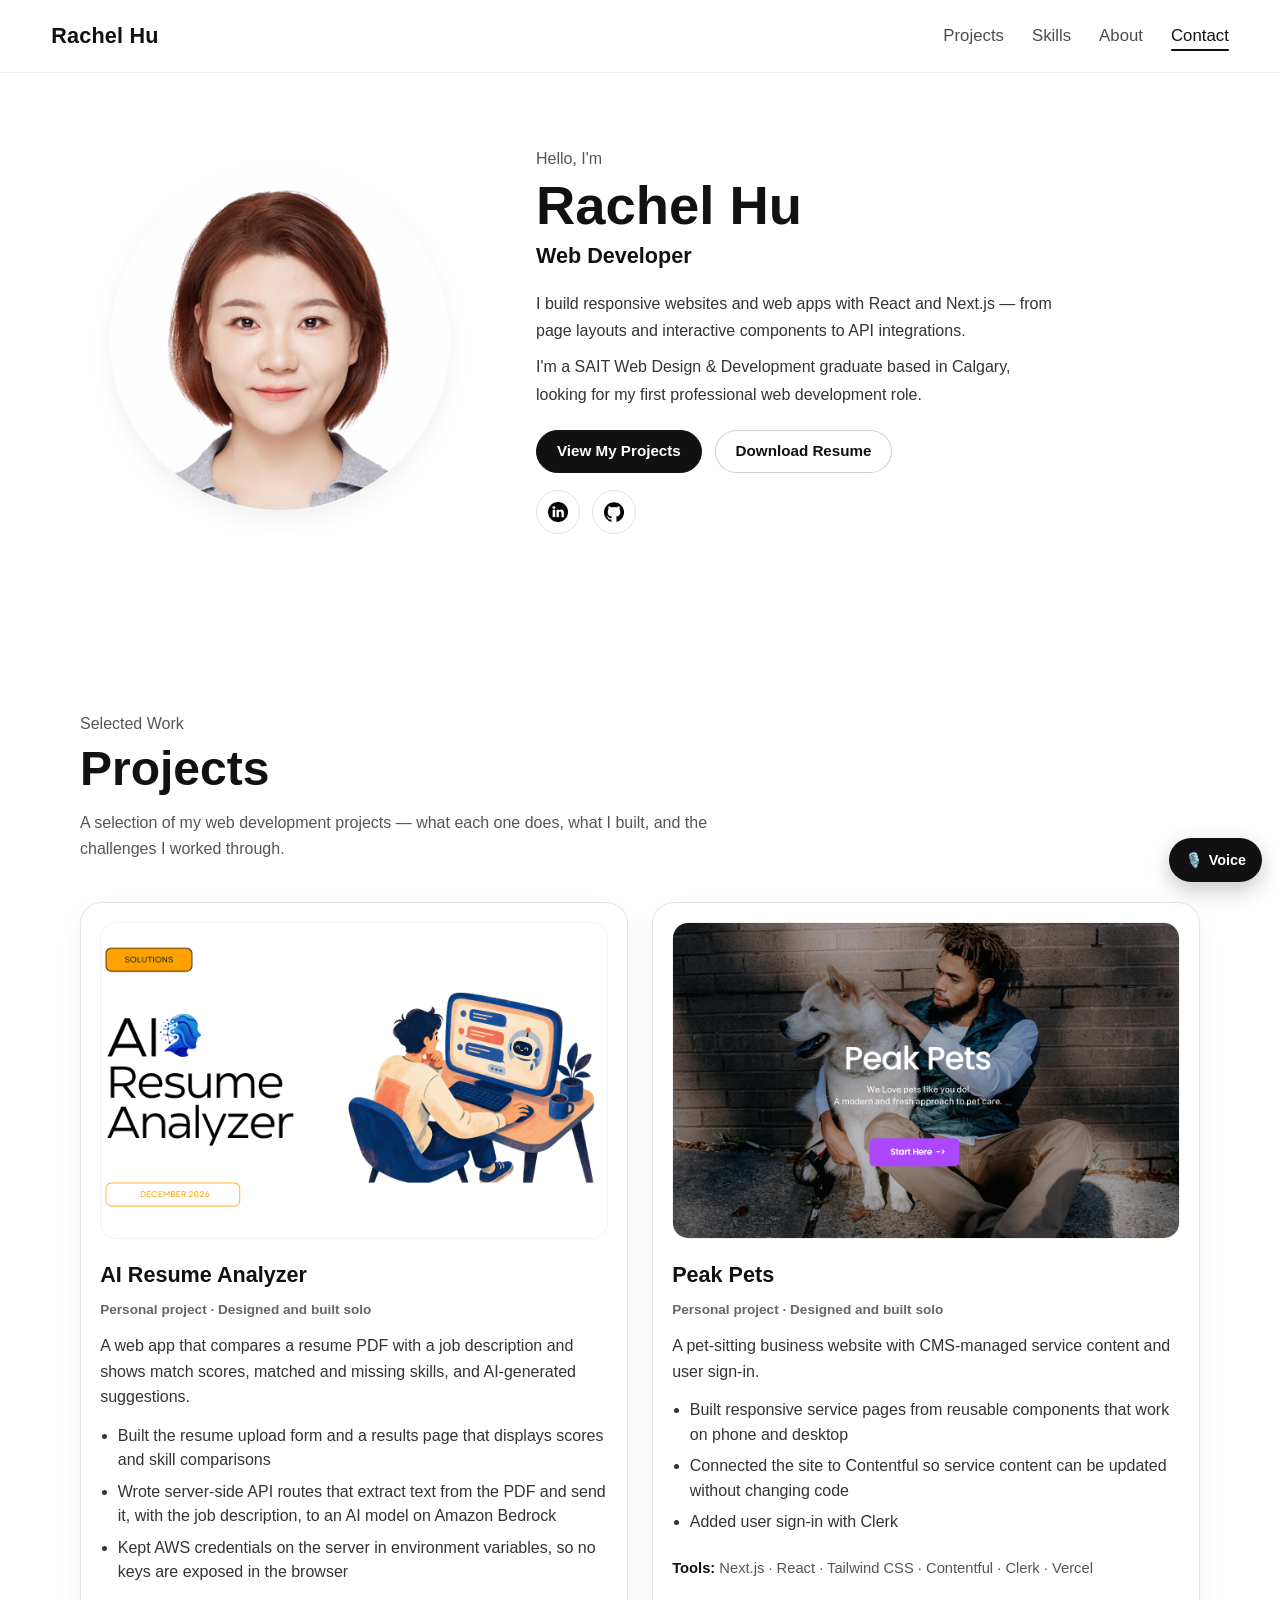
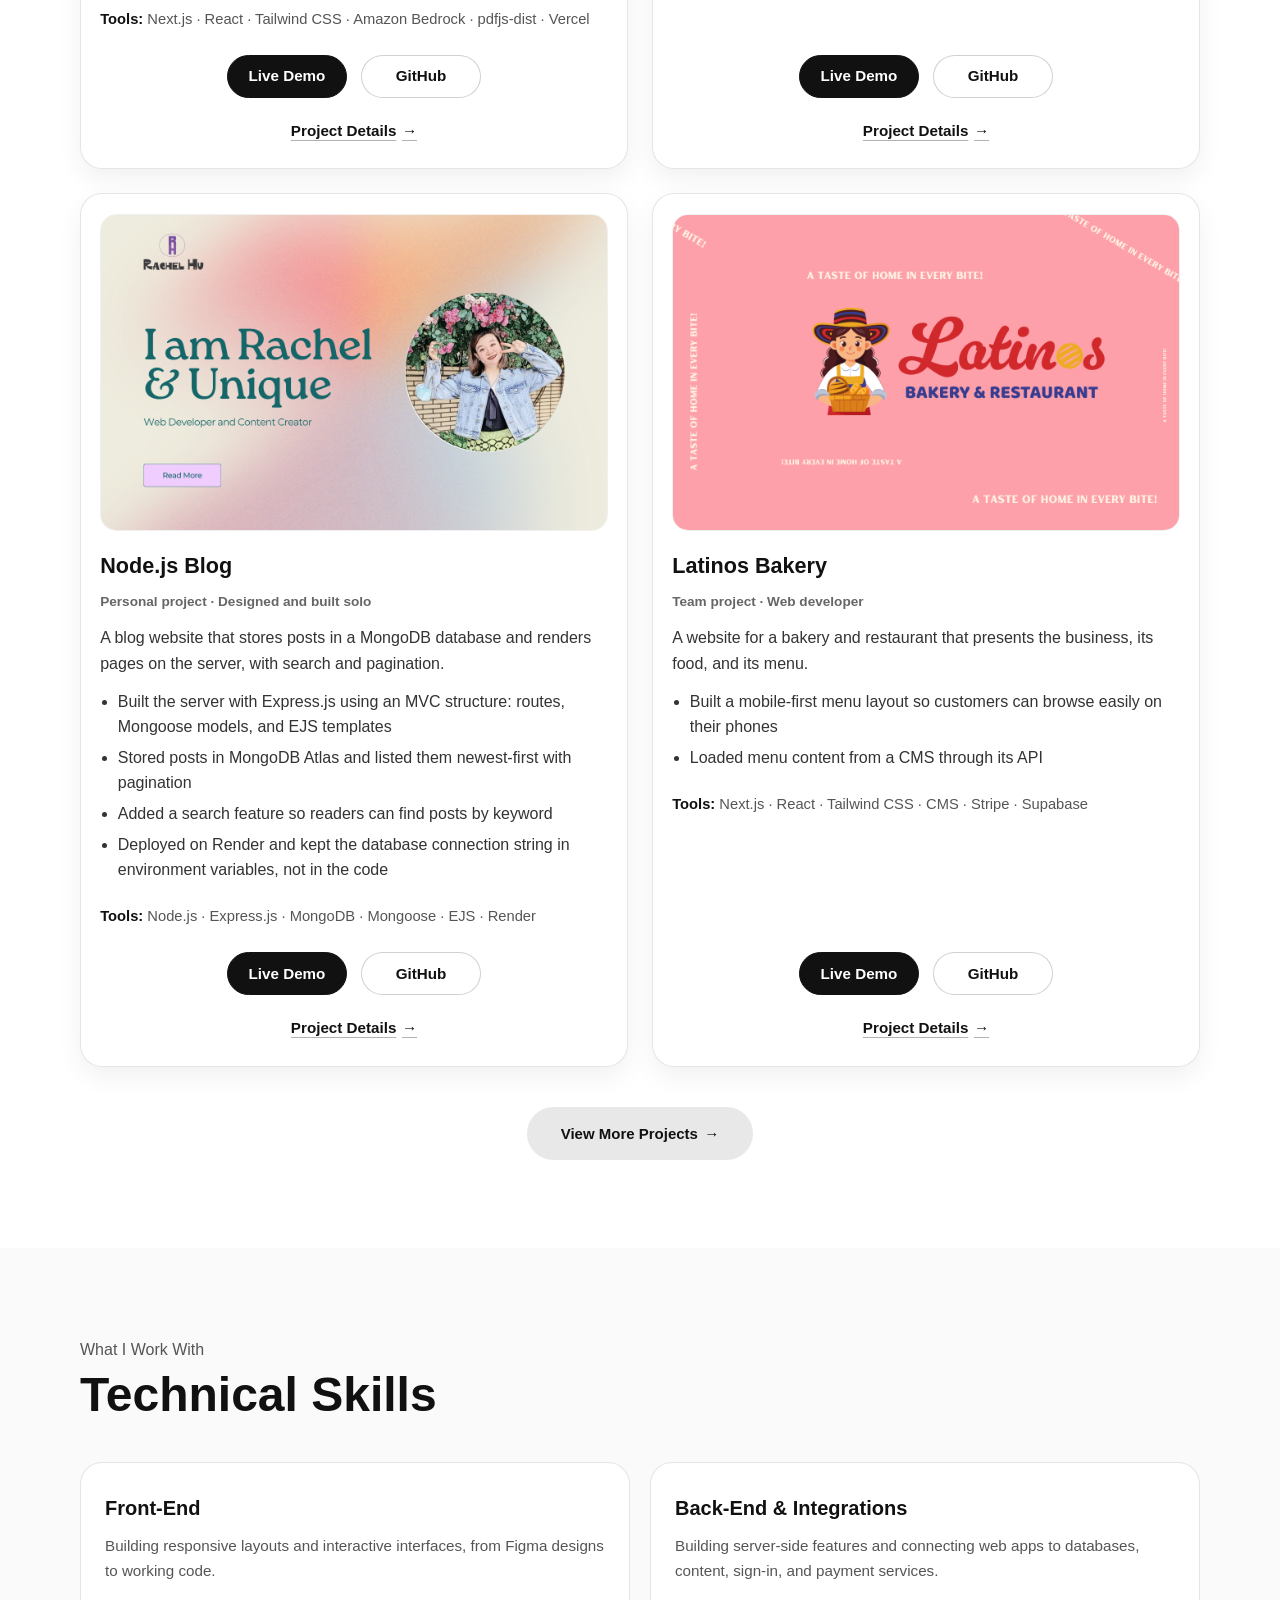
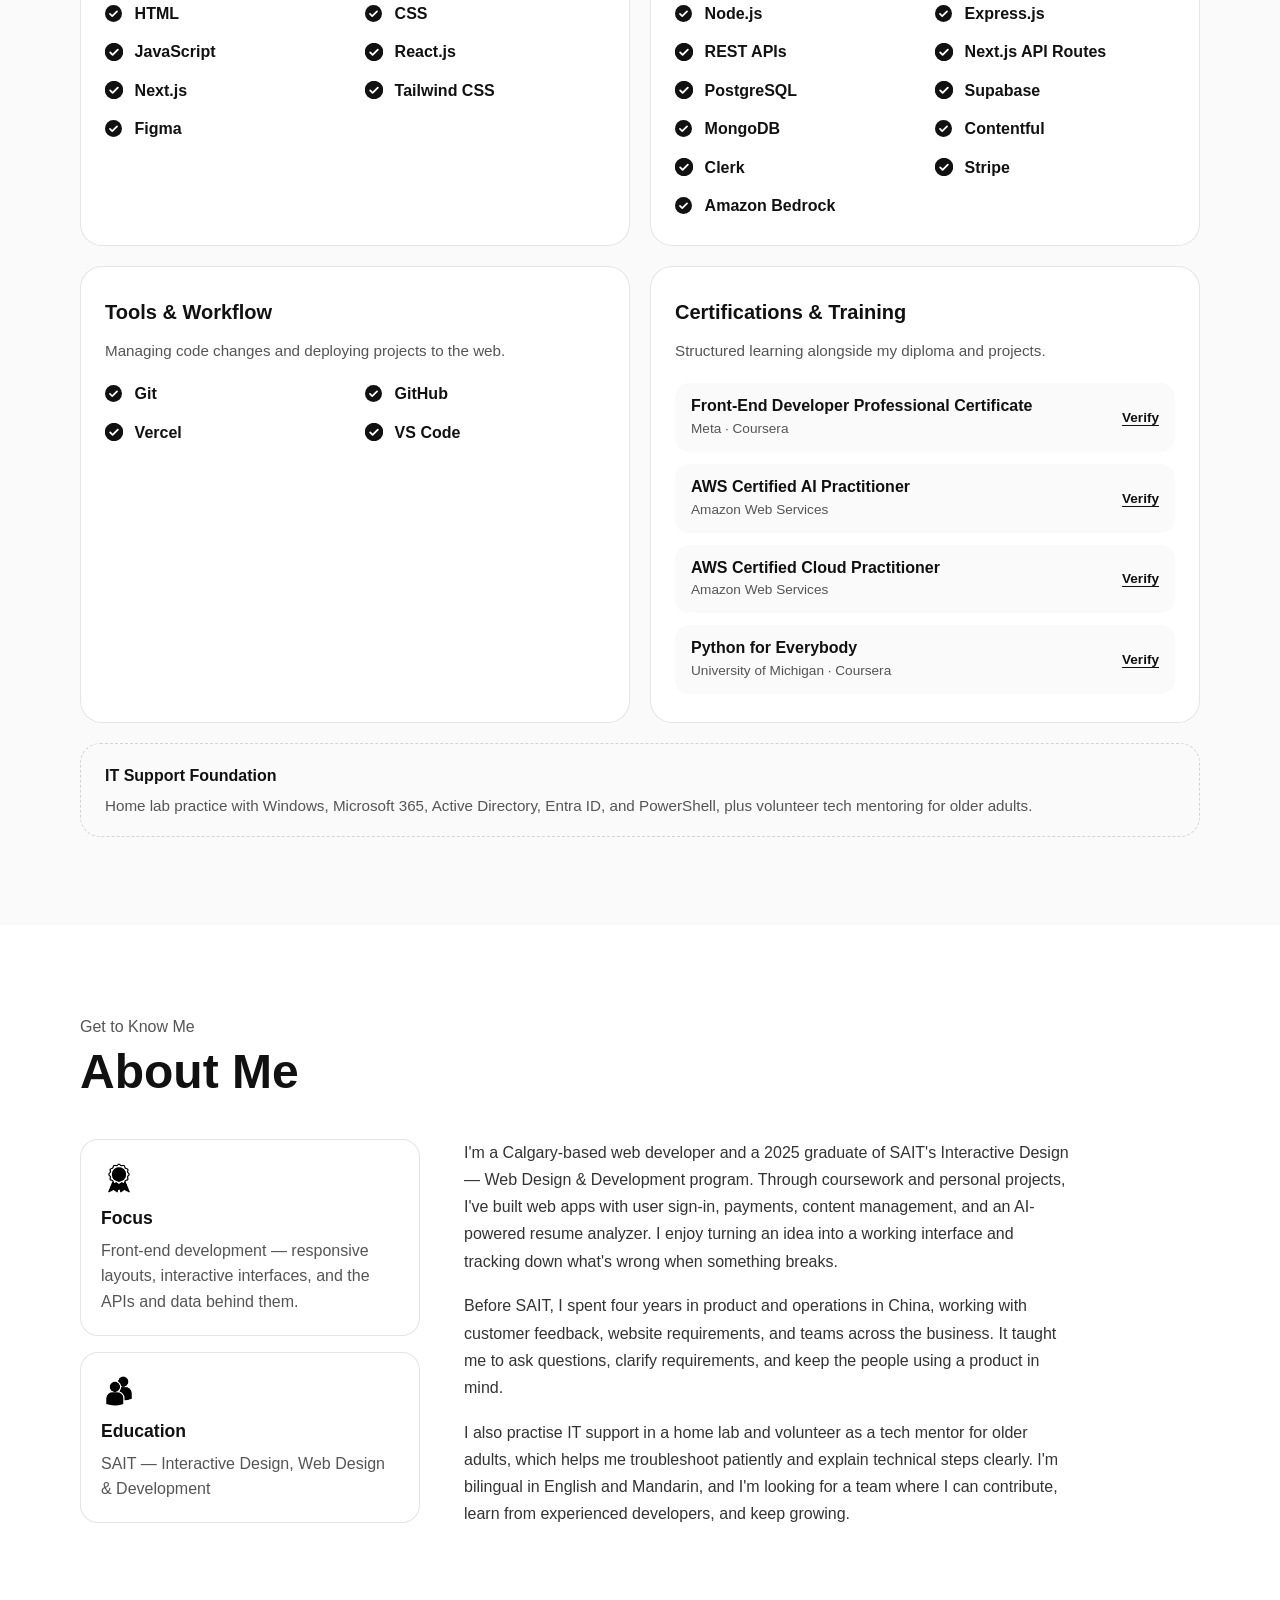
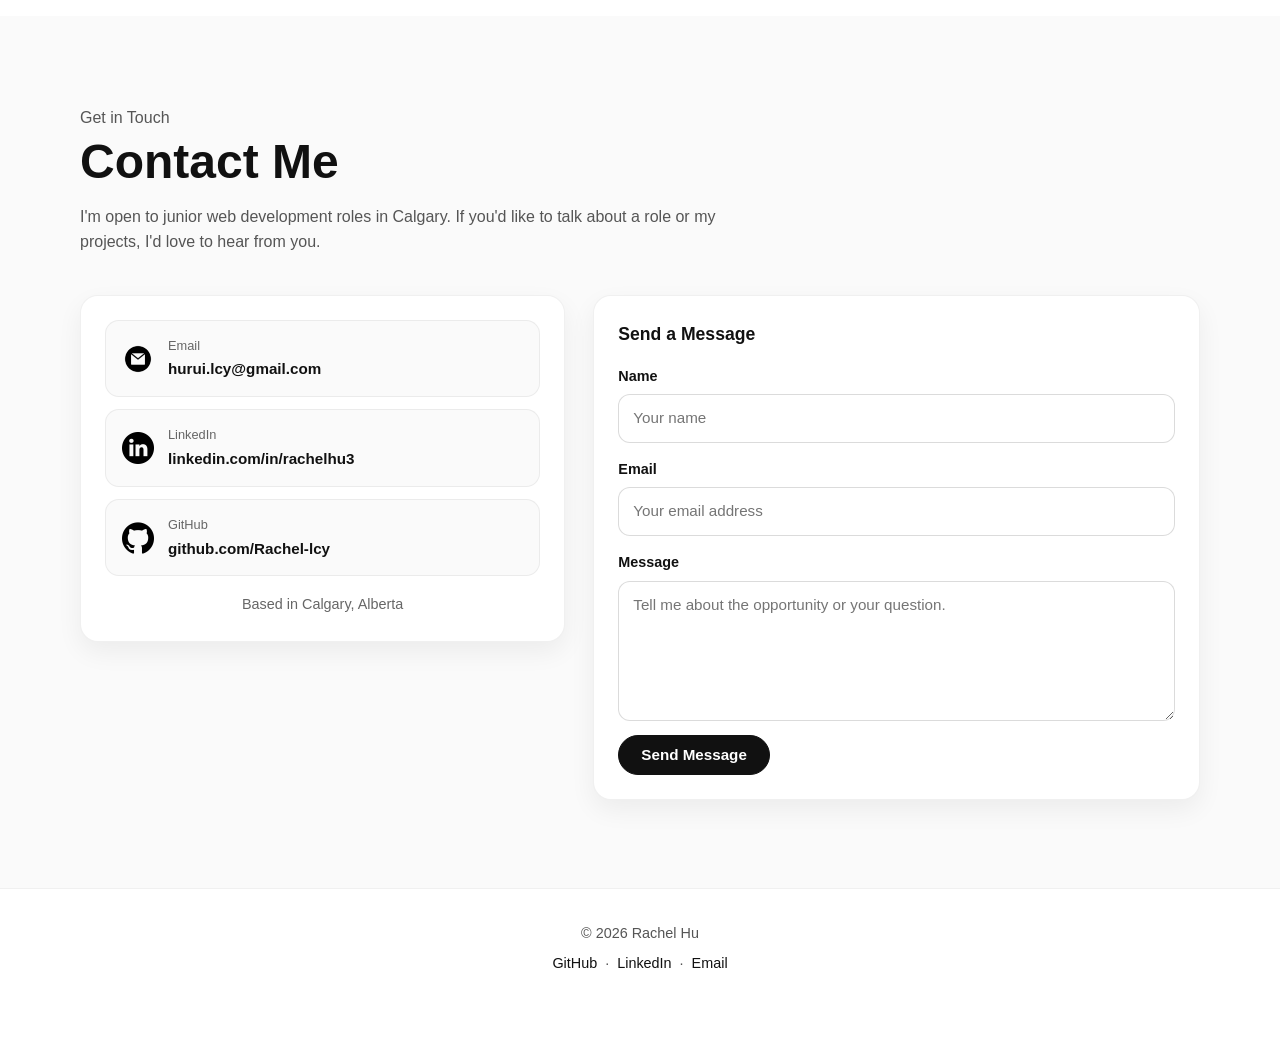
<file: index.html>
<!DOCTYPE html>
<html lang="en">
<head>
  <meta charset="UTF-8" />
  <meta name="viewport" content="width=device-width, initial-scale=1.0" />
  <title>Rachel Hu | Web Developer</title>
  <meta name="description" content="Rachel Hu — Calgary-based web developer and SAIT Web Design & Development graduate. Projects built with React, Next.js, and Node.js." />

  <!-- Open Graph: how the link looks when shared on LinkedIn -->
  <meta property="og:title" content="Rachel Hu | Web Developer" />
  <meta property="og:description" content="Calgary-based web developer building responsive websites and web apps with React and Next.js." />
  <meta property="og:type" content="website" />
  <meta property="og:image" content="./assets/rachel-1.png" />

  <link rel="stylesheet" href="style.css" />
</head>

<body>
  <a class="skip-link" href="#main">Skip to content</a>

  <!-- ==================== Navigation ==================== -->
  <header class="site-header">
    <!-- Desktop -->
    <nav id="desktop-nav" aria-label="Main">
      <a class="logo" href="#profile">Rachel Hu</a>
      <ul class="nav-links">
        <li><a href="#projects">Projects</a></li>
        <li><a href="#skills">Skills</a></li>
        <li><a href="#about">About</a></li>
        <li><a href="#contact">Contact</a></li>
      </ul>
    </nav>

    <!-- Mobile -->
    <nav id="hamburger-nav" aria-label="Main">
      <div class="hamburger-bar">
        <a class="logo" href="#profile">Rachel Hu</a>
        <button id="nav-toggle" class="hamburger-icon" type="button"
                aria-expanded="false" aria-controls="mobile-menu" aria-label="Open menu">
          <span></span><span></span><span></span>
        </button>
      </div>

      <ul id="mobile-menu" class="menu-links" data-state="closed" aria-hidden="true">
        <li><a href="#projects">Projects</a></li>
        <li><a href="#skills">Skills</a></li>
        <li><a href="#about">About</a></li>
        <li><a href="#contact">Contact</a></li>
      </ul>
    </nav>
  </header>

  <main id="main">

    <!-- ==================== Hero ==================== -->
    <section id="profile" class="section hero">
      <div class="container hero-grid">
        <div class="hero-pic">
          <img src="./assets/rachel-1.png" alt="Portrait of Rachel Hu" width="360" height="360" />
        </div>

        <div class="hero-text">
          <p class="eyebrow">Hello, I'm</p>
          <h1 class="hero-name">Rachel Hu</h1>
          <p class="hero-role">Web Developer</p>

          <p class="hero-summary">
            I build responsive websites and web apps with React and Next.js —
            from page layouts and interactive components to API integrations.
          </p>
          <p class="hero-summary">
            I'm a SAIT Web Design &amp; Development graduate based in Calgary,
            looking for my first professional web development role.
          </p>

          <div class="btn-container">
            <a class="btn btn-color-1" href="#projects">View My Projects</a>
            <!-- Tip: rename the PDF to something without spaces, e.g. Rachel-Hu-Resume.pdf, and update this href -->
            <a class="btn btn-color-2" data-resume-link
               href="./assets/RACHEL_HU_Resume_Design%20Version%20copy.pdf"
               target="_blank" rel="noopener noreferrer">Download Resume</a>
          </div>

          <div class="social-row">
            <a class="social-icon" href="https://www.linkedin.com/in/rachelhu3/" target="_blank" rel="noopener noreferrer" aria-label="LinkedIn profile">
              <img src="./assets/linkedin.png" alt="" />
            </a>
            <a class="social-icon" href="https://github.com/Rachel-lcy" target="_blank" rel="noopener noreferrer" aria-label="GitHub profile">
              <img src="./assets/github.png" alt="" />
            </a>
          </div>
        </div>
      </div>
    </section>

    <!-- ==================== Projects ==================== -->
    <section id="projects" class="section">
      <div class="container">
        <p class="eyebrow">Selected Work</p>
        <h2 class="title">Projects</h2>
        <p class="section-intro">
          A selection of my web development projects — what each one does,
          what I built, and the challenges I worked through.
        </p>

        <div class="projects-container">

          <!-- AI Resume Analyzer -->
          <article class="project-card">
            <img class="project-img" src="./assets/AI Resume Analyzer.png"
                 alt="AI Resume Analyzer results page showing match scores and skill comparison" loading="lazy" />

            <div class="project-body">
              <h3>AI Resume Analyzer</h3>
              <p class="project-meta">Personal project · Designed and built solo</p>

              <p class="project-description">
                A web app that compares a resume PDF with a job description and shows
                match scores, matched and missing skills, and AI-generated suggestions.
              </p>

              <ul class="project-highlights">
                <li>Built the resume upload form and a results page that displays scores and skill comparisons</li>
                <li>Wrote server-side API routes that extract text from the PDF and send it, with the job description, to an AI model on Amazon Bedrock</li>
                <li>Kept AWS credentials on the server in environment variables, so no keys are exposed in the browser</li>
              </ul>

              <p class="tech-stack"><b>Tools:</b> Next.js · React · Tailwind CSS · Amazon Bedrock · pdfjs-dist · Vercel</p>
            </div>

            <div class="project-actions">
              <div class="btn-row">
                <a class="btn btn-color-1" href="https://ai-resume-analyser-one-liart.vercel.app/" target="_blank" rel="noopener noreferrer">Live Demo</a>
                <!-- TODO: replace with the AI Resume Analyzer repository URL before publishing -->
                <a class="btn btn-color-2" href="https://github.com/Rachel-lcy" target="_blank" rel="noopener noreferrer">GitHub</a>
              </div>
              <a class="detail-link" href="business-ai.html">Project Details <span aria-hidden="true">→</span></a>
            </div>
          </article>

          <!-- Peak Pets -->
          <article class="project-card">
            <img class="project-img" src="./assets/Peak-Pets.png"
                 alt="Peak Pets website home page" loading="lazy" />

            <div class="project-body">
              <h3>Peak Pets</h3>
              <p class="project-meta">Personal project · Designed and built solo</p>

              <p class="project-description">
                A pet-sitting business website with CMS-managed service content and user sign-in.
              </p>

              <ul class="project-highlights">
                <li>Built responsive service pages from reusable components that work on phone and desktop</li>
                <li>Connected the site to Contentful so service content can be updated without changing code</li>
                <li>Added user sign-in with Clerk</li>
                <!-- TODO (optional): if signed-in users can do something specific (book, manage an account), describe it in the line above -->
              </ul>

              <p class="tech-stack"><b>Tools:</b> Next.js · React · Tailwind CSS · Contentful · Clerk · Vercel</p>
            </div>

            <div class="project-actions">
              <div class="btn-row">
                <a class="btn btn-color-1" href="https://pets-website-steel.vercel.app/" target="_blank" rel="noopener noreferrer">Live Demo</a>
                <a class="btn btn-color-2" href="https://github.com/Rachel-lcy/pets-website" target="_blank" rel="noopener noreferrer">GitHub</a>
              </div>
              <a class="detail-link" href="business-peakpets.html">Project Details <span aria-hidden="true">→</span></a>
            </div>
          </article>

          <!-- Nodejs Blog -->
          <article class="project-card">
            <img class="project-img" src="./assets/I am Unique.png"
                 alt="I am Rachel & Unique" loading="lazy" />

            <div class="project-body">
              <h3>Node.js Blog</h3>
              <!-- TODO: name the part you built -->
              <p class="project-meta">Personal project · Designed and built solo</p>

              <p class="project-description">
                A blog website that stores posts in a MongoDB database and renders pages on the server, with search and pagination.
              </p>

              <ul class="project-highlights">
                <li>Built the server with Express.js using an MVC structure: routes, Mongoose models, and EJS templates</li>
                <li>Stored posts in MongoDB Atlas and listed them newest-first with pagination</li>
                <li>Added a search feature so readers can find posts by keyword</li>
                <li>Deployed on Render and kept the database connection string in environment variables, not in the code</li>

                <!-- TODO: add one completed feature that uses Stripe or Supabase (say "in test mode" if applicable) -->
              </ul>

              <p class="tech-stack"><b>Tools:</b> Node.js · Express.js · MongoDB · Mongoose · EJS · Render</p>
            </div>

            <div class="project-actions">
              <div class="btn-row">
                <a class="btn btn-color-1" href="https://nodejs-blog-c5o4.onrender.com/" target="_blank" rel="noopener noreferrer">Live Demo</a>
                <a class="btn btn-color-2" href="https://github.com/Rachel-lcy/nodejs-blog" target="_blank" rel="noopener noreferrer">GitHub</a>
              </div>
              <a class="detail-link" href="business-nodejs-blog.html">Project Details <span aria-hidden="true">→</span></a>
            </div>
          </article>

          <!-- Latinos Bakery -->
          <article class="project-card">
            <img class="project-img" src="./assets/lalita’s Bakery.png"
                 alt="Latinos Bakery website home page" loading="lazy" />

            <div class="project-body">
              <h3>Latinos Bakery</h3>
              <!-- TODO: name the part you built -->
              <p class="project-meta">Team project · Web developer</p>

              <p class="project-description">
                A website for a bakery and restaurant that presents the business, its food, and its menu.
              </p>

              <ul class="project-highlights">
                <li>Built a mobile-first menu layout so customers can browse easily on their phones</li>
                <li>Loaded menu content from a CMS through its API</li>
                <!-- TODO: add one completed feature that uses Stripe or Supabase (say "in test mode" if applicable) -->
              </ul>

              <p class="tech-stack"><b>Tools:</b> Next.js · React · Tailwind CSS · CMS · Stripe · Supabase</p>
            </div>

            <div class="project-actions">
              <div class="btn-row">
                <a class="btn btn-color-1" href="https://latinos-bakery-app.vercel.app/" target="_blank" rel="noopener noreferrer">Live Demo</a>
                <a class="btn btn-color-2" href="https://github.com/Rachel-lcy/latinos-bakery-app" target="_blank" rel="noopener noreferrer">GitHub</a>
              </div>
              <a class="detail-link" href="business-latinos-bakery.html">Project Details <span aria-hidden="true">→</span></a>
            </div>
          </article>

          <!-- Skills Tune Up -->
          <article class="project-card hidden-project" >
            <img class="project-img" src="./assets/Skills_Tune_Up.png"
                 alt="Skills Tune Up course search page" loading="lazy" />

            <div class="project-body">
              <h3>Skills Tune Up</h3>
              <!-- TODO: name the part you built, e.g. "Team project · Built the course pages and checkout" -->
              <p class="project-meta">Team project · Web developer</p>

              <p class="project-description">
                A training website that helps learners browse security guard training courses in Alberta.
              </p>

              <ul class="project-highlights">
                <li>Built course listing and detail pages that let learners compare training options</li>
                <li>Organized shared interface elements into reusable components</li>
                <!-- TODO: add one completed feature that uses Stripe or Supabase, e.g. "Set up course checkout with Stripe in test mode" -->
              </ul>

              <p class="tech-stack"><b>Tools:</b> Next.js · React · Tailwind CSS · Stripe · Supabase</p>
            </div>

            <div class="project-actions">
              <div class="btn-row">
                <a class="btn btn-color-1" href="https://skills-tune-up-project.vercel.app/" target="_blank" rel="noopener noreferrer">Live Demo</a>
                <a class="btn btn-color-2" href="https://github.com/Rachel-lcy/skills-tune-up-project" target="_blank" rel="noopener noreferrer">GitHub</a>
              </div>
              <a class="detail-link" href="business-skillsTuneUp.html">Project Details <span aria-hidden="true">→</span></a>
            </div>
          </article>

          <!-- Floatin (shown after "View More Projects") -->
          <article class="project-card hidden-project">
            <img class="project-img" src="./assets/Floatin.png"
                 alt="Floatin social app home screen" loading="lazy" />

            <div class="project-body">
              <h3>Floatin</h3>
              <!-- TODO: name the part you built -->
              <p class="project-meta">Team project · Web developer</p>

              <p class="project-description">
                A responsive social app concept built with HTML, CSS, and JavaScript.
                <!-- TODO: add what users can do in the app -->
              </p>

              <ul class="project-highlights">
                <li>Built responsive pages that adapt to phone and desktop</li>
                <li>Added sign-up and sign-in with Clerk</li>
                <li>Managed page content with Builder.io</li>
              </ul>

              <p class="tech-stack"><b>Tools:</b> HTML · CSS · JavaScript · Clerk · Builder.io · Vercel</p>
            </div>

            <div class="project-actions">
              <div class="btn-row">
                <a class="btn btn-color-1" href="https://floatin-social-app.vercel.app/" target="_blank" rel="noopener noreferrer">Live Demo</a>
                <a class="btn btn-color-2" href="https://github.com/Rachel-lcy/floatin-social-app" target="_blank" rel="noopener noreferrer">GitHub</a>
              </div>
              <a class="detail-link" href="business-floatin-app.html">Project Details <span aria-hidden="true">→</span></a>
            </div>
          </article>

          <div class="load-more-container">
            <button id="load-more-btn" type="button">View More Projects <span aria-hidden="true">→</span></button>
          </div>

        </div>
      </div>
    </section>

    <!-- ==================== Skills ==================== -->
    <section id="skills" class="section section--tinted">
      <div class="container">
        <p class="eyebrow">What I Work With</p>
        <h2 class="title">Technical Skills</h2>

        <div class="skills__grid">

          <div class="skills__card">
            <h3 class="skills__card-title">Front-End</h3>
            <p class="skills__card-desc">Building responsive layouts and interactive interfaces, from Figma designs to working code.</p>
            <ul class="skills__list">
              <li>HTML</li>
              <li>CSS</li>
              <li>JavaScript</li>
              <li>React.js</li>
              <li>Next.js</li>
              <li>Tailwind CSS</li>
              <li>Figma</li>
            </ul>
          </div>

          <div class="skills__card">
            <h3 class="skills__card-title">Back-End &amp; Integrations</h3>
            <p class="skills__card-desc">Building server-side features and connecting web apps to databases, content, sign-in, and payment services.</p>
            <ul class="skills__list">
              <li>Node.js</li>
              <li>Express.js</li>
              <li>REST APIs</li>
              <li>Next.js API Routes</li>
              <li>PostgreSQL</li>
              <li>Supabase</li>
              <li>MongoDB</li>
              <li>Contentful</li>
              <li>Clerk</li>
              <li>Stripe</li>
              <li>Amazon Bedrock</li>
            </ul>
          </div>

          <div class="skills__card">
            <h3 class="skills__card-title">Tools &amp; Workflow</h3>
            <p class="skills__card-desc">Managing code changes and deploying projects to the web.</p>
            <ul class="skills__list">
              <li>Git</li>
              <li>GitHub</li>
              <li>Vercel</li>
              <li>VS Code</li>
            </ul>
          </div>

          <div class="skills__card">
            <h3 class="skills__card-title">Certifications &amp; Training</h3>
            <p class="skills__card-desc">Structured learning alongside my diploma and projects.</p>
            <ul class="skills__certs">
              <li class="skills__cert">
                <div>
                  <span class="skills__cert-name">Front-End Developer Professional Certificate</span>
                  <span class="skills__cert-issuer">Meta · Coursera</span>
                </div>
                <a class="skills__cert-link" href="https://www.coursera.org/account/accomplishments/professional-cert/certificate/O0OH2EWQPQGY" target="_blank" rel="noopener noreferrer" aria-label="Verify Meta Front-End Developer certificate">Verify</a>
              </li>
              <li class="skills__cert">
                <div>
                  <span class="skills__cert-name">AWS Certified AI Practitioner</span>
                  <span class="skills__cert-issuer">Amazon Web Services</span>
                </div>
                <a class="skills__cert-link" href="https://www.credly.com/badges/ff0a9cdf-2a8b-4a9e-b2cf-f72f44af94e7/linked_in_profile" target="_blank" rel="noopener noreferrer" aria-label="Verify AWS Certified AI Practitioner">Verify</a>
              </li>
              <li class="skills__cert">
                <div>
                  <span class="skills__cert-name">AWS Certified Cloud Practitioner</span>
                  <span class="skills__cert-issuer">Amazon Web Services</span>
                </div>
                <a class="skills__cert-link" href="https://www.credly.com/badges/0fe5765e-6ab7-49e1-a218-37831a4bdf38/linked_in_profile" target="_blank" rel="noopener noreferrer" aria-label="Verify AWS Certified Cloud Practitioner">Verify</a>
              </li>
              <li class="skills__cert">
                <div>
                  <span class="skills__cert-name">Python for Everybody</span>
                  <span class="skills__cert-issuer">University of Michigan · Coursera</span>
                </div>
                <a class="skills__cert-link" href="https://www.coursera.org/account/accomplishments/specialization/certificate/7QNU9B3IWSDO" target="_blank" rel="noopener noreferrer" aria-label="Verify Python for Everybody certificate">Verify</a>
              </li>
            </ul>
          </div>

        </div>

        <div class="skills__support">
          <h3 class="skills__support-title">IT Support Foundation</h3>
          <p class="skills__support-text">Home lab practice with Windows, Microsoft 365, Active Directory, Entra ID, and PowerShell, plus volunteer tech mentoring for older adults.</p>
        </div>
      </div>
    </section>

    <!-- ==================== About ==================== -->
    <section id="about" class="section">
      <div class="container">
        <p class="eyebrow">Get to Know Me</p>
        <h2 class="title">About Me</h2>

        <div class="about-layout">
          <div class="about-cards">
            <div class="details-container">
              <img src="./assets/experience.png" alt="" class="details-icon" />
              <h3>Focus</h3>
              <p>Front-end development — responsive layouts, interactive interfaces, and the APIs and data behind them.</p>
            </div>

            <div class="details-container">
              <img src="./assets/education.png" alt="" class="details-icon" />
              <h3>Education</h3>
              <p>SAIT — Interactive Design, Web Design &amp; Development<br /></p>
            </div>
          </div>

          <div class="about-text">
            <p>
              I'm a Calgary-based web developer and a 2025 graduate of SAIT's Interactive Design —
              Web Design &amp; Development program. Through coursework and personal projects, I've
              built web apps with user sign-in, payments, content management, and an AI-powered
              resume analyzer. I enjoy turning an idea into a working interface and tracking down
              what's wrong when something breaks.
            </p>
            <p>
              Before SAIT, I spent four years in product and operations in China, working with
              customer feedback, website requirements, and teams across the business. It taught me
              to ask questions, clarify requirements, and keep the people using a product in mind.
            </p>
            <p>
              I also practise IT support in a home lab and volunteer as a tech mentor for older
              adults, which helps me troubleshoot patiently and explain technical steps clearly.
              I'm bilingual in English and Mandarin, and I'm looking for a team where I can
              contribute, learn from experienced developers, and keep growing.
            </p>
          </div>
        </div>
      </div>
    </section>

    <!-- ==================== Contact ==================== -->
    <section id="contact" class="section section--tinted">
      <div class="container">
        <p class="eyebrow">Get in Touch</p>
        <h2 class="title">Contact Me</h2>
        <!-- TODO: add "or remote" if you're open to remote roles -->
        <p class="section-intro">
          I'm open to junior web development roles in Calgary.
          If you'd like to talk about a role or my projects, I'd love to hear from you.
        </p>

        <div class="contact-container">

          <div class="contact-info">
            <a class="contact-item" href="mailto:hurui.lcy@gmail.com">
              <img src="./assets/email.png" class="contact-icon" alt="" />
              <span class="contact-text">
                <span class="contact-label">Email</span>
                <span class="contact-value">hurui.lcy@gmail.com</span>
              </span>
            </a>

            <a class="contact-item" href="https://www.linkedin.com/in/rachelhu3/" target="_blank" rel="noopener noreferrer">
              <img src="./assets/linkedin.png" class="contact-icon" alt="" />
              <span class="contact-text">
                <span class="contact-label">LinkedIn</span>
                <span class="contact-value">linkedin.com/in/rachelhu3</span>
              </span>
            </a>

            <a class="contact-item" href="https://github.com/Rachel-lcy" target="_blank" rel="noopener noreferrer">
              <img src="./assets/github.png" class="contact-icon" alt="" />
              <span class="contact-text">
                <span class="contact-label">GitHub</span>
                <span class="contact-value">github.com/Rachel-lcy</span>
              </span>
            </a>

            <p class="contact-location">Based in Calgary, Alberta</p>
          </div>

          <!-- TODO: replace YOUR_FORM_ID with your Formspree form ID -->
          <form id="contact-form" class="contact-form"
                action="https://formspree.io/f/YOUR_FORM_ID" method="POST" novalidate>
            <h3 class="contact-form__title">Send a Message</h3>

            <div class="form-field">
              <label for="contact-name">Name</label>
              <input id="contact-name" name="name" type="text" autocomplete="name"
                     placeholder="Your name" required aria-describedby="contact-name-error" />
              <p id="contact-name-error" class="form-error"></p>
            </div>

            <div class="form-field">
              <label for="contact-email">Email</label>
              <input id="contact-email" name="email" type="email" autocomplete="email"
                     placeholder="Your email address" required aria-describedby="contact-email-error" />
              <p id="contact-email-error" class="form-error"></p>
            </div>

            <div class="form-field">
              <label for="contact-message">Message</label>
              <textarea id="contact-message" name="message" rows="5"
                        placeholder="Tell me about the opportunity or your question."
                        required aria-describedby="contact-message-error"></textarea>
              <p id="contact-message-error" class="form-error"></p>
            </div>

            <!-- Spam trap: hidden from people, bots fill it in -->
            <input type="text" name="_gotcha" class="form-honeypot" tabindex="-1" autocomplete="off" aria-hidden="true" />

            <button type="submit" class="btn btn-color-1 contact-submit">Send Message</button>
            <p id="form-status" class="form-status" role="status" aria-live="polite"></p>
          </form>

        </div>
      </div>
    </section>

  </main>

  <!-- ==================== Voice Navigation (collapsed by default) ==================== -->
  <div id="voice-widget" class="voice-widget">
    <div id="voice-panel" class="voice-panel" hidden>
      <div class="voice-panel__header">
        <h2 class="voice-panel__title">Voice Navigation</h2>
        <button id="voice-close" class="voice-close" type="button" aria-label="Close voice navigation">×</button>
      </div>
      <p class="voice-panel__hint">Say "projects", "skills", "about", "contact", or "resume".</p>
      <button id="voice-listen" class="voice-listen" type="button">Start Listening</button>
      <p id="voice-status" class="voice-status" role="status" aria-live="polite"></p>
    </div>

    <button id="voice-toggle" class="voice-toggle" type="button"
            aria-expanded="false" aria-controls="voice-panel">
      <span aria-hidden="true">🎙️</span> Voice
    </button>
  </div>

  <!-- ==================== Footer ==================== -->
  <footer class="site-footer">
    <p class="footer-copy">© <span id="year">2026</span> Rachel Hu</p>
    <nav class="footer-links" aria-label="Footer">
      <a href="https://github.com/Rachel-lcy" target="_blank" rel="noopener noreferrer">GitHub</a>
      <span aria-hidden="true">·</span>
      <a href="https://www.linkedin.com/in/rachelhu3/" target="_blank" rel="noopener noreferrer">LinkedIn</a>
      <span aria-hidden="true">·</span>
      <a href="mailto:hurui.lcy@gmail.com">Email</a>
    </nav>
  </footer>

  <script src="script.js"></script>
</body>
</html>
</file>
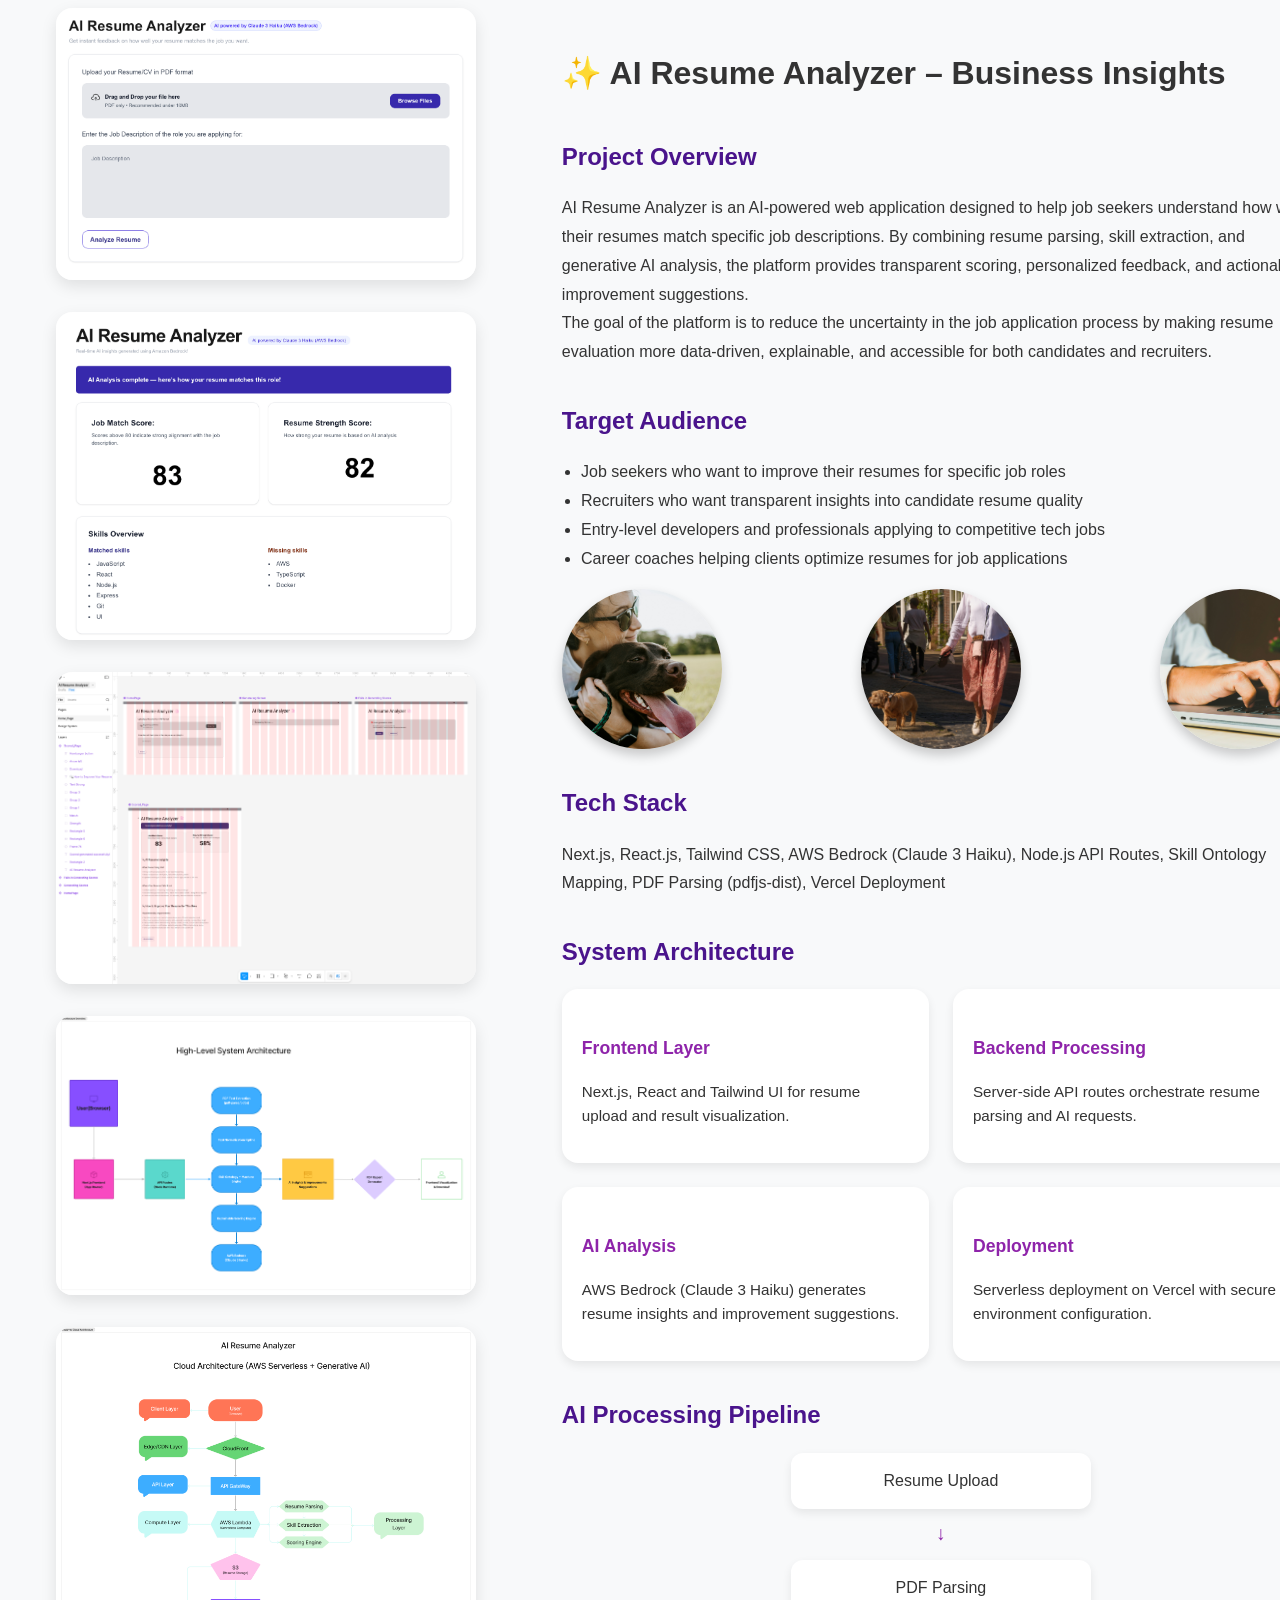
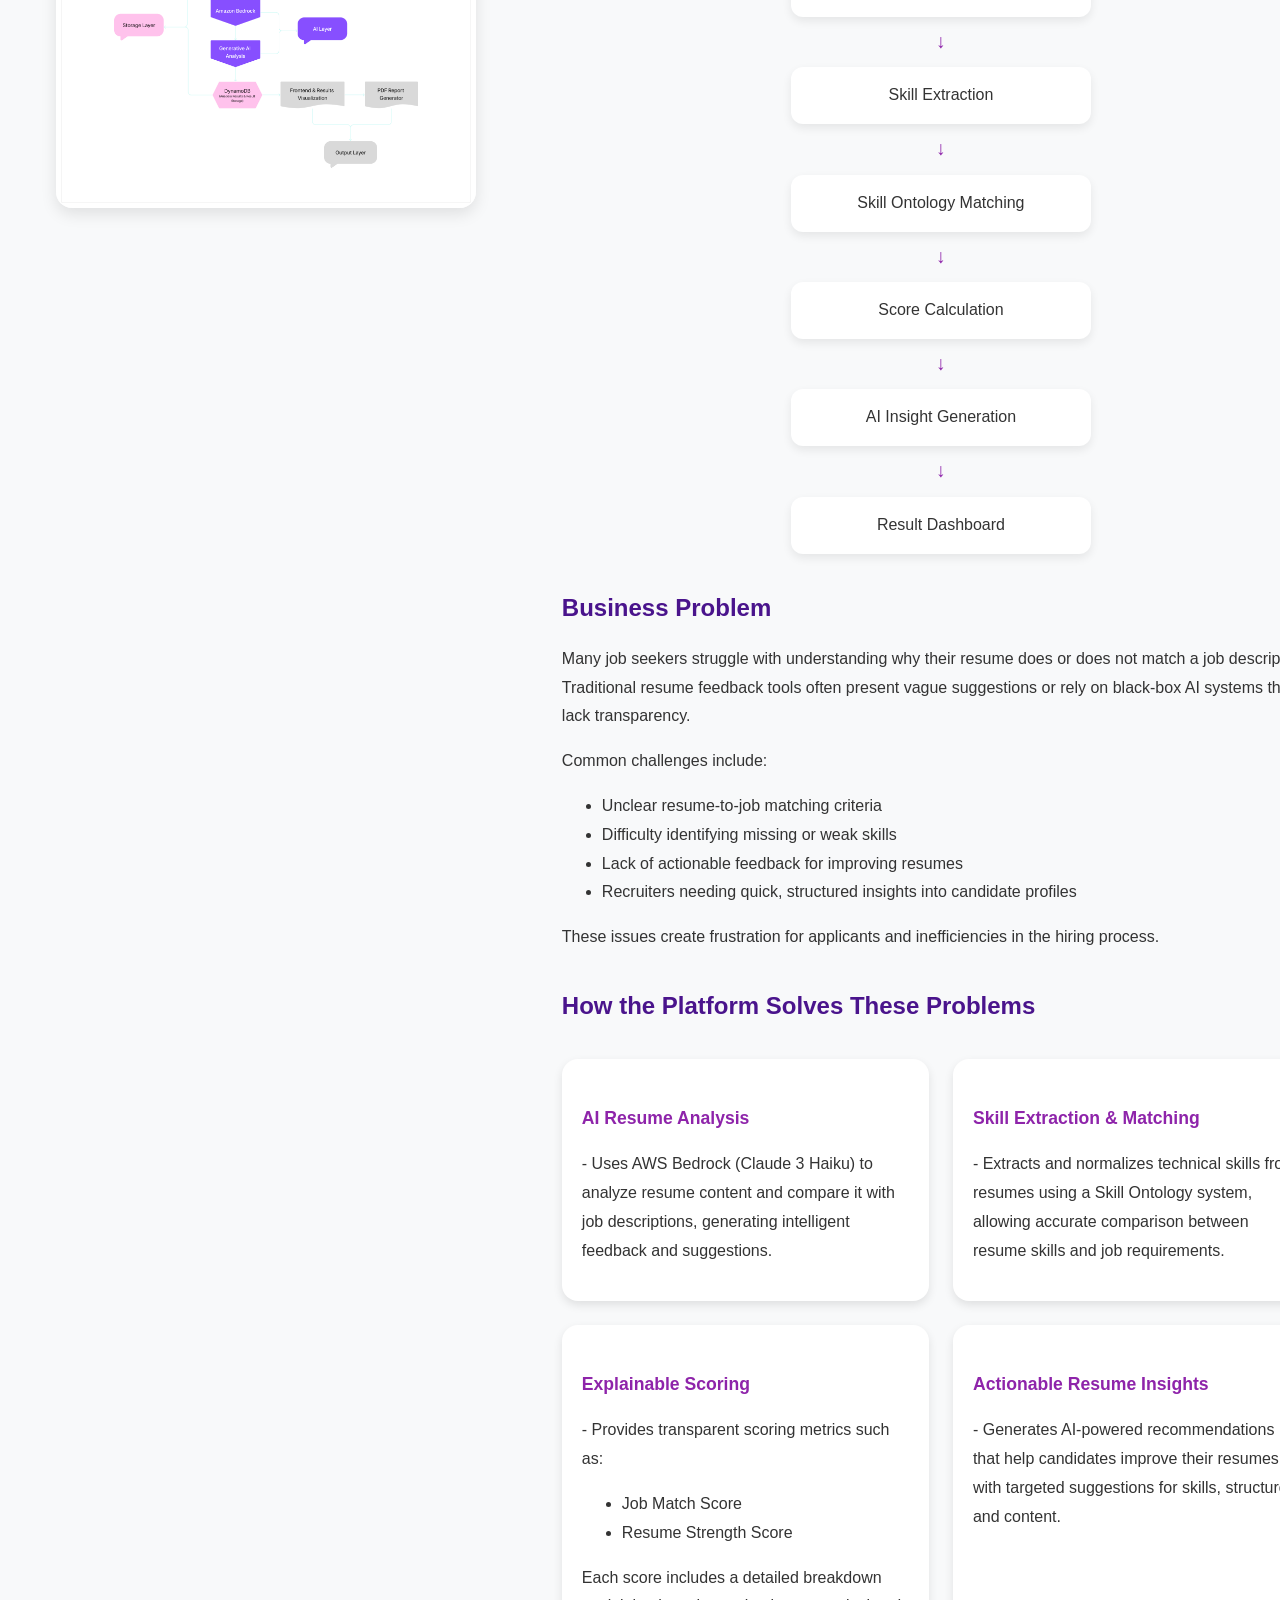
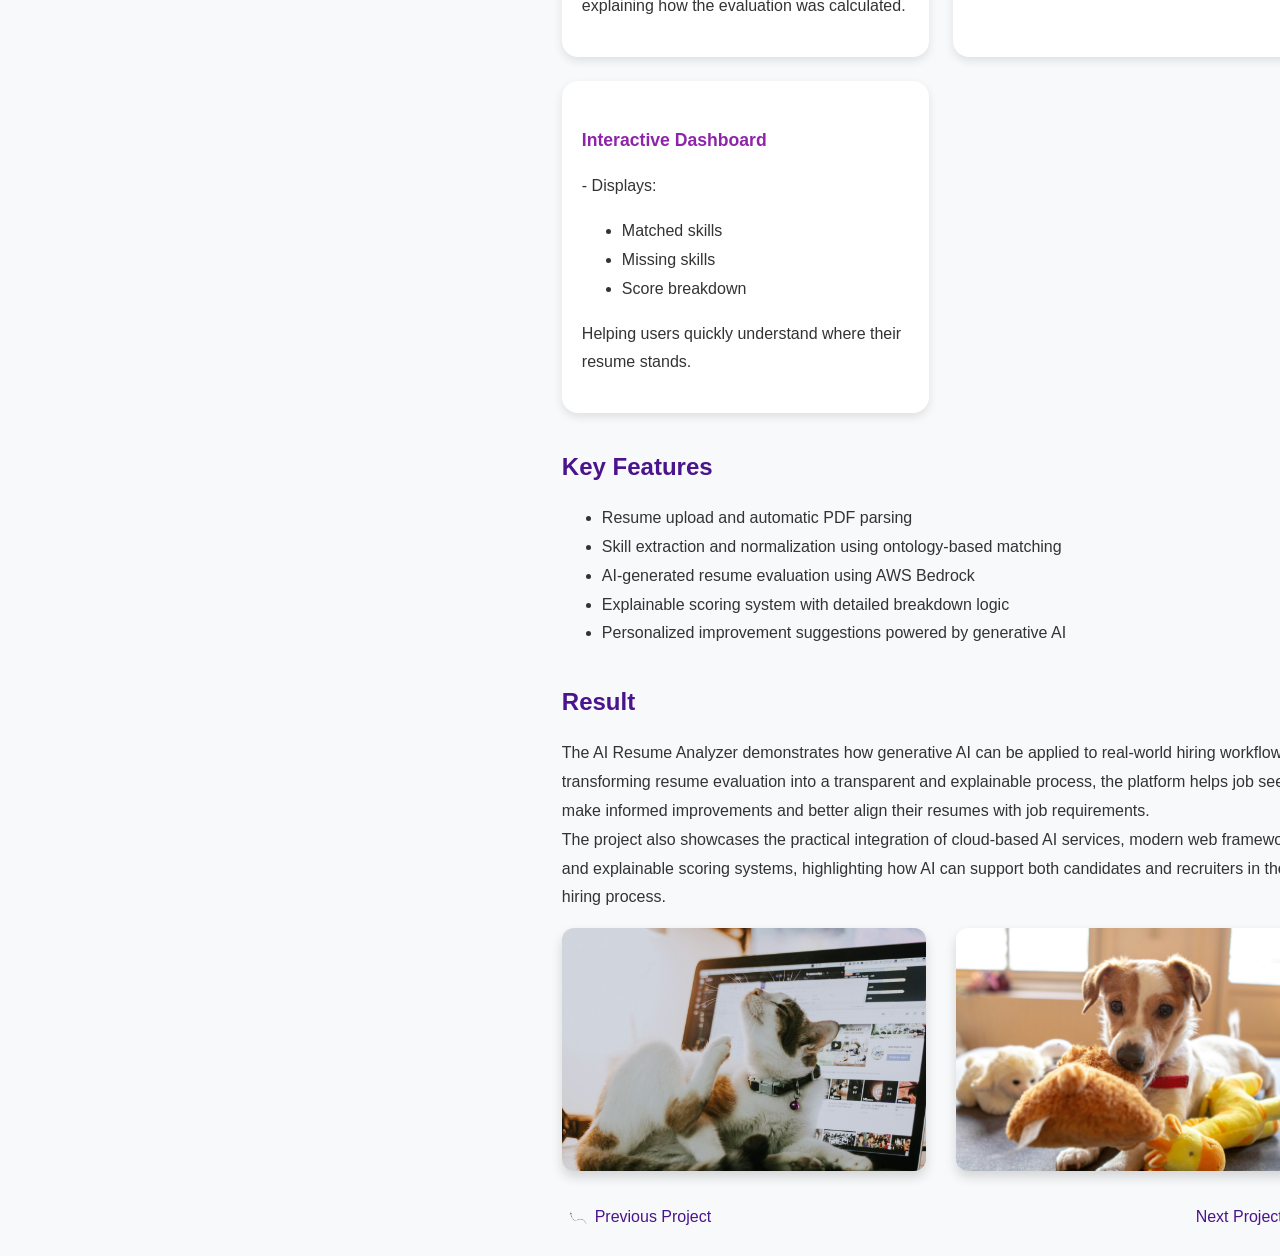
<file: business-ai.html>
<!-- business-peakpets.html -->
<!DOCTYPE html>
<html lang="en">
<head>
  <meta charset="UTF-8">
  <title>AI Resume Analyser Business Insights</title>
  <link rel="stylesheet"  href="insights.css">
</head>
<body>
  <div class="body-div">

    <div class="img-div">
      <img src="assets/project-img/home_page.jpg" alt="Peak-pets img">
      <img src="assets/project-img/score_page.jpg" alt="">
      <img src="assets/project-img/figma_ai.png" alt="">
      <img src="assets/project-img/system_architecture.png" alt="">
      <img src="assets/project-img/Future_Improve_AI Resume Analyzer-Cloud Architectures copy.png" alt="">
    </div>

    <div class="content-container">

      <h1>✨ AI Resume Analyzer – Business Insights</h1>
      <!-- <img src="assets/project-img/1.png" alt="Peak-pets img" class="hero-img"> -->
      <h2>Project Overview</h2>
      <p>
      AI Resume Analyzer is an AI-powered web application designed to help job seekers understand how well their resumes match specific job descriptions. By combining resume parsing, skill extraction, and generative AI analysis, the platform provides transparent scoring, personalized feedback, and actionable improvement suggestions.
      <br />
      The goal of the platform is to reduce the uncertainty in the job application process by making resume evaluation more data-driven, explainable, and accessible for both candidates and recruiters.
      </p>
      <div class="audience-section">
        <h2>Target Audience</h2>
        <ul>
          <li>Job seekers who want to improve their resumes for specific job roles</li>
          <li>Recruiters who want transparent insights into candidate resume quality</li>
          <li>Entry-level developers and professionals applying to competitive tech jobs</li>
          <li>Career coaches helping clients optimize resumes for job applications</li>
        </ul>
        <div class="audience-pic">
          <img src="assets/pet-owner.jpg" alt="">
          <img src="assets/local-client.jpg" alt="">
          <img src="assets/search-online.jpg" alt="">
        </div>
      </div>

      <h2>Tech Stack</h2>
        <p> Next.js, React.js, Tailwind CSS, AWS Bedrock (Claude 3 Haiku), Node.js API Routes, Skill Ontology Mapping, PDF Parsing (pdfjs-dist), Vercel Deployment</p>

      <h2>System Architecture</h2>

        <div class="architecture-grid">

          <div class="architecture-card">
            <h4>Frontend Layer</h4>
            <p>Next.js, React and Tailwind UI for resume upload and result visualization.</p>
          </div>

          <div class="architecture-card">
            <h4>Backend Processing</h4>
            <p>Server-side API routes orchestrate resume parsing and AI requests.</p>
          </div>

          <div class="architecture-card">
            <h4>AI Analysis</h4>
            <p>AWS Bedrock (Claude 3 Haiku) generates resume insights and improvement suggestions.</p>
          </div>

          <div class="architecture-card">
            <h4>Deployment</h4>
            <p>Serverless deployment on Vercel with secure environment configuration.</p>
          </div>

        </div>

      <h2>AI Processing Pipeline</h2>

        <div class="pipeline">

          <div class="pipeline-step">Resume Upload</div>
          <div class="pipeline-arrow">↓</div>

          <div class="pipeline-step">PDF Parsing</div>
          <div class="pipeline-arrow">↓</div>

          <div class="pipeline-step">Skill Extraction</div>
          <div class="pipeline-arrow">↓</div>

          <div class="pipeline-step">Skill Ontology Matching</div>
          <div class="pipeline-arrow">↓</div>

          <div class="pipeline-step">Score Calculation</div>
          <div class="pipeline-arrow">↓</div>

          <div class="pipeline-step">AI Insight Generation</div>
          <div class="pipeline-arrow">↓</div>

          <div class="pipeline-step">Result Dashboard</div>

        </div>

      <h2>Business Problem</h2>
        <p>Many job seekers struggle with understanding why their resume does or does not match a job description. Traditional resume feedback tools often present vague suggestions or rely on black-box AI systems that lack transparency.</p>

       <p>Common challenges include:</p>
      <ul>
        <li>Unclear resume-to-job matching criteria</li>
        <li>Difficulty identifying missing or weak skills</li>
        <li>Lack of actionable feedback for improving resumes</li>
        <li>Recruiters needing quick, structured insights into candidate profiles</li>
      </ul>
      <p>These issues create frustration for applicants and inefficiencies in the hiring process.</p>
      <div class="help-container">
        <h2> How the Platform Solves These Problems</h2>
        <div class="help-center">

          <div class="help-card">
            <div class="help-grid">
              <h4>AI Resume Analysis</h4>
              <p>- Uses AWS Bedrock (Claude 3 Haiku) to analyze resume content and compare it with job descriptions, generating intelligent feedback and suggestions.</p>
            </div>
          </div>

          <div class="help-card">
            <div class="help-grid">
              <h4>Skill Extraction & Matching</h4>
              <p>- Extracts and normalizes technical skills from resumes using a Skill Ontology system, allowing accurate comparison between resume skills and job requirements.</p>
            </div>
          </div>

          <div class="help-card">
            <div class="help-grid">
              <h4>Explainable Scoring</h4>
              <p>- Provides transparent scoring metrics such as:
                <ul>
                  <li>Job Match Score</li>
                  <li>Resume Strength Score</li>
                </ul>

              Each score includes a detailed breakdown explaining how the evaluation was calculated.</p>
            </div>
          </div>

          <div class="help-card">
            <div class="help-grid">
              <h4>Actionable Resume Insights</h4>
              <p>- Generates AI-powered recommendations that help candidates improve their resumes with targeted suggestions for skills, structure, and content.</p>
            </div>

          </div>

          <div class="help-card">
            <div class="help-grid">
              <h4>Interactive Dashboard</h4>
              <p>- Displays:</p>
              <ul>
                <li>Matched skills</li>
                <li>Missing skills</li>
                <li>Score breakdown</li>
              </ul>
              <p>Helping users quickly understand where their resume stands.</p>
            </div>

          </div>

        </div>
      </div>

      <h2> Key Features</h2>
      <ul>
        <li>Resume upload and automatic PDF parsing</li>
        <li>Skill extraction and normalization using ontology-based matching</li>
        <li>AI-generated resume evaluation using AWS Bedrock</li>
        <li>Explainable scoring system with detailed breakdown logic</li>
        <li>Personalized improvement suggestions powered by generative AI</li>

      </ul>

      <div class="result-section">
          <h2>Result</h2>
          <p>
            The AI Resume Analyzer demonstrates how generative AI can be applied to real-world hiring workflows. By transforming resume evaluation into a transparent and explainable process, the platform helps job seekers make informed improvements and better align their resumes with job requirements.
            <br />
            The project also showcases the practical integration of cloud-based AI services, modern web frameworks, and explainable scoring systems, highlighting how AI can support both candidates and recruiters in the hiring process.
          </p>

          <div class="result-gallery">
            <img src="assets/cat-back.jpg" alt="Result Image 1" />
            <img src="assets/dog-toys.jpg" alt="Result Image 2" />
          </div>
      </div>
      <div class="back-div">
        <a href="index.html"><span><img src="assets/arrow-left.png" alt=""></span>Previous Project</a>
        <a href="index.html"> Next Project <span><img src="assets/arrow-right.png" alt=""></span></a>
      </div>


    </div>

  </div>

</body>
</html>
</file>
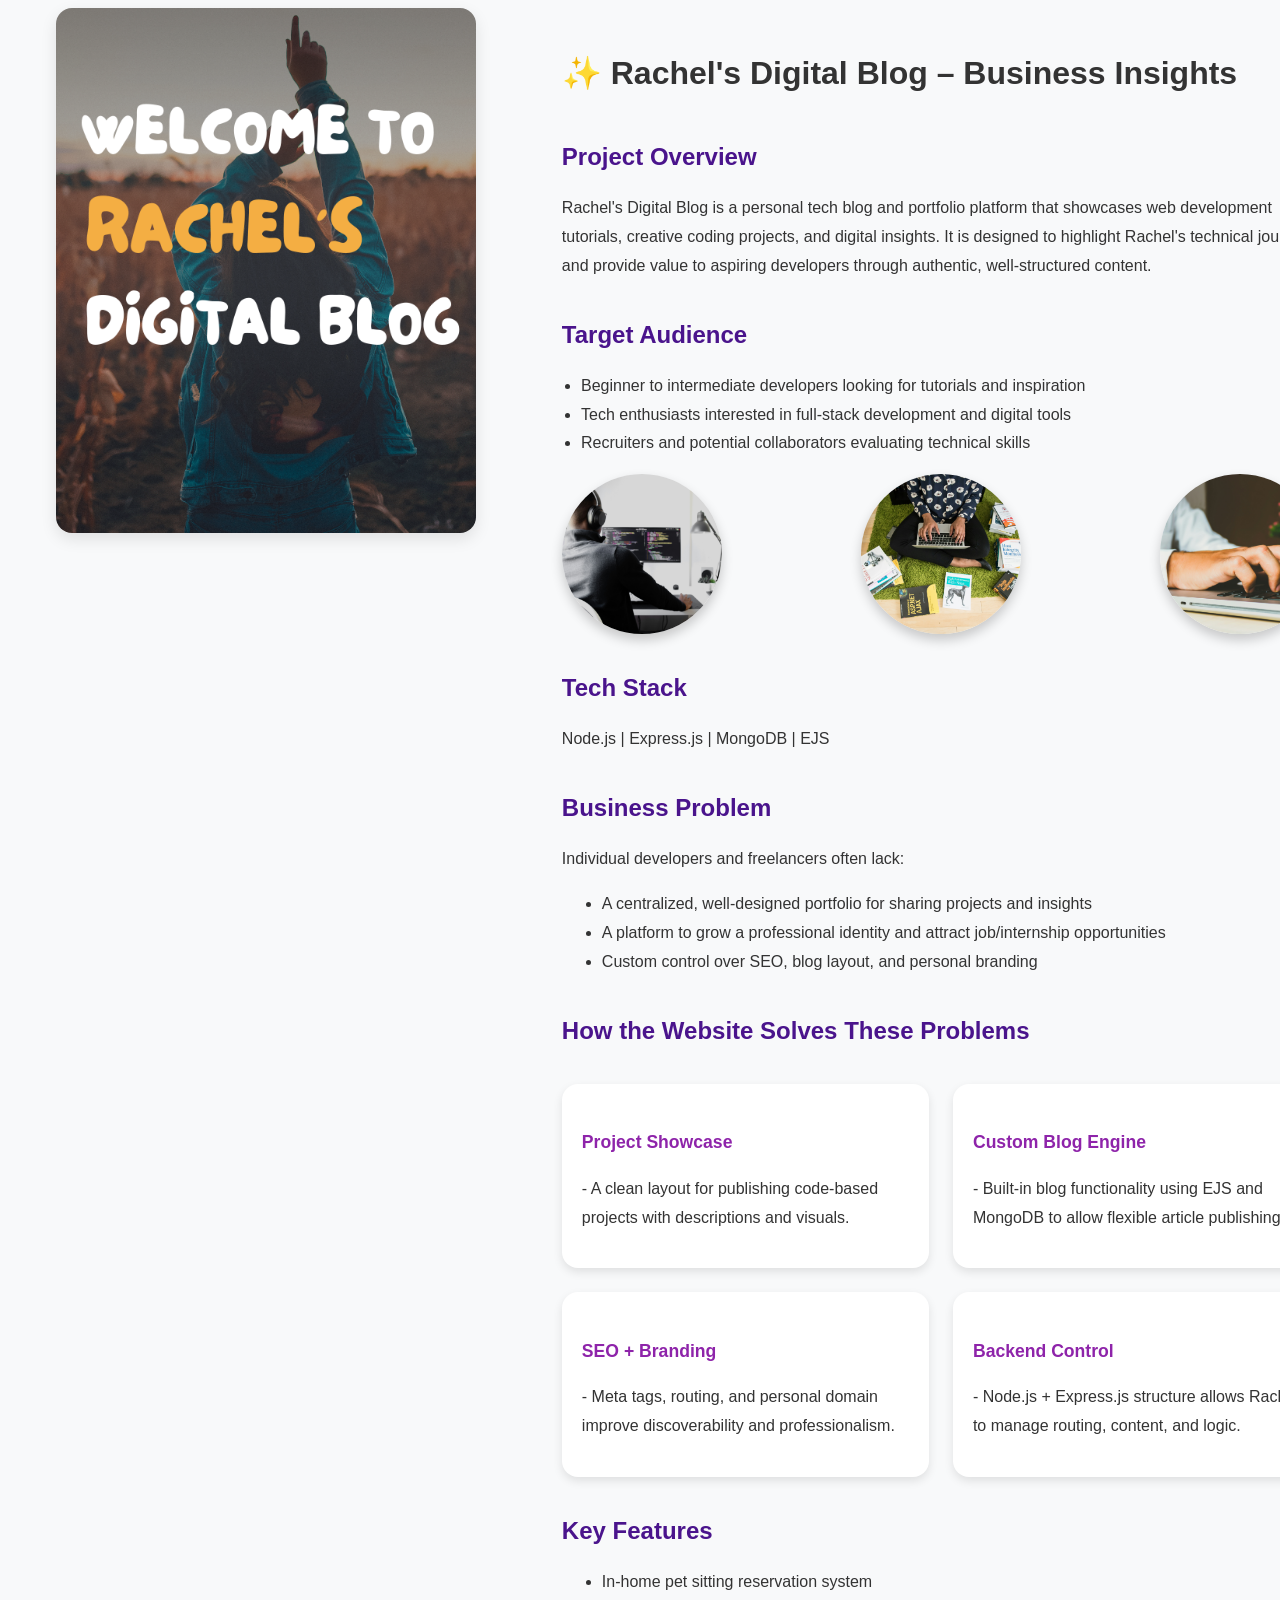
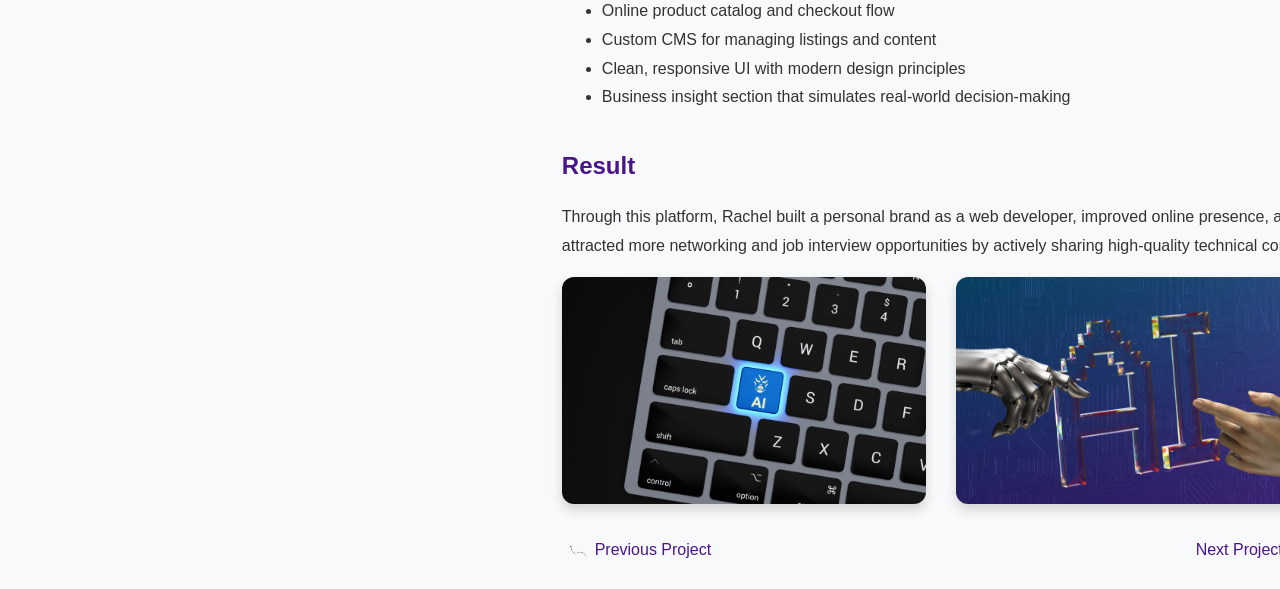
<file: business-digitalblog.html>
<!-- business-peakpets.html -->
<!DOCTYPE html>
<html lang="en">
<head>
  <meta charset="UTF-8">
  <title>Rachel's Digital Blog Business Insights</title>
  <link rel="stylesheet"  href="insights.css">
</head>
<body>
  <div class="body-div">

    <div class="img-div">
      <img src="assets/Rachel's blog.png" alt="Peak-pets img">
    </div>

    <div class="content-container">

      <h1>✨ Rachel's Digital Blog – Business Insights</h1>
      <!-- <img src="assets/project-img/1.png" alt="Peak-pets img" class="hero-img"> -->
      <h2>Project Overview</h2>
      <p>
      Rachel's Digital Blog is a personal tech blog and portfolio platform that showcases web development tutorials, creative coding projects, and digital insights. It is designed to highlight Rachel's technical journey and provide value to aspiring developers through authentic, well-structured content.
      </p>
      <div class="audience-section">
        <h2>Target Audience</h2>
        <ul>
          <li>Beginner to intermediate developers looking for tutorials and inspiration</li>
          <li>Tech enthusiasts interested in full-stack development and digital tools</li>
          <li>Recruiters and potential collaborators evaluating technical skills</li>
        </ul>
        <div class="audience-pic">
          <img src="assets/blog-1.jpg" alt="">
          <img src="assets/tech-women.jpg" alt="">
          <img src="assets/search-online.jpg" alt="">
        </div>
      </div>

      <h2>Tech Stack</h2>
      <p>Node.js | Express.js | MongoDB | EJS</p>
      <h2>Business Problem</h2>
      <p>Individual developers and freelancers often lack:</p>
      <ul>
        <li>A centralized, well-designed portfolio for sharing projects and insights</li>
        <li>A platform to grow a professional identity and attract job/internship opportunities</li>
        <li>Custom control over SEO, blog layout, and personal branding</li>
      </ul>
      <div class="help-container">
        <h2> How the Website Solves These Problems</h2>
        <div class="help-center">

          <div class="help-card">
            <div class="help-grid">
              <h4>Project Showcase</h4>
              <p>- A clean layout for publishing code-based projects with descriptions and visuals.</p>
            </div>
          </div>

          <div class="help-card">
            <div class="help-grid">
              <h4>Custom Blog Engine</h4>
              <p>- Built-in blog functionality using EJS and MongoDB to allow flexible article publishing.</p>
            </div>
          </div>

          <div class="help-card">
            <div class="help-grid">
              <h4>SEO + Branding</h4>
              <p>- Meta tags, routing, and personal domain improve discoverability and professionalism.</p>
            </div>
          </div>

          <div class="help-card">
            <div class="help-grid">
              <h4>Backend Control</h4>
              <p>- Node.js + Express.js structure allows Rachel to manage routing, content, and logic.</p>
            </div>

          </div>

        </div>
      </div>

      <h2> Key Features</h2>
      <ul>
        <li>In-home pet sitting reservation system</li>
        <li>Online product catalog and checkout flow</li>
        <li>Custom CMS for managing listings and content</li>
        <li>Clean, responsive UI with modern design principles</li>
        <li>Business insight section that simulates real-world decision-making
        </li>
      </ul>

      <div class="result-section">
          <h2>Result</h2>
          <p>
            Through this platform, Rachel built a personal brand as a web developer, improved online presence, and attracted more networking and job interview opportunities by actively sharing high-quality technical content.
          </p>

          <div class="result-gallery">
            <img src="assets/ai.jpg" alt="Result Image 1" />
            <img src="assets/ai-2.jpg" alt="Result Image 2" />
          </div>
      </div>
      <div class="back-div">
        <a href="index.html"><span><img src="assets/arrow-left.png" alt=""></span>Previous Project</a>
        <a href="index.html"> Next Project <span><img src="assets/arrow-right.png" alt=""></span></a>
      </div>


    </div>

  </div>

</body>
</html>
</file>
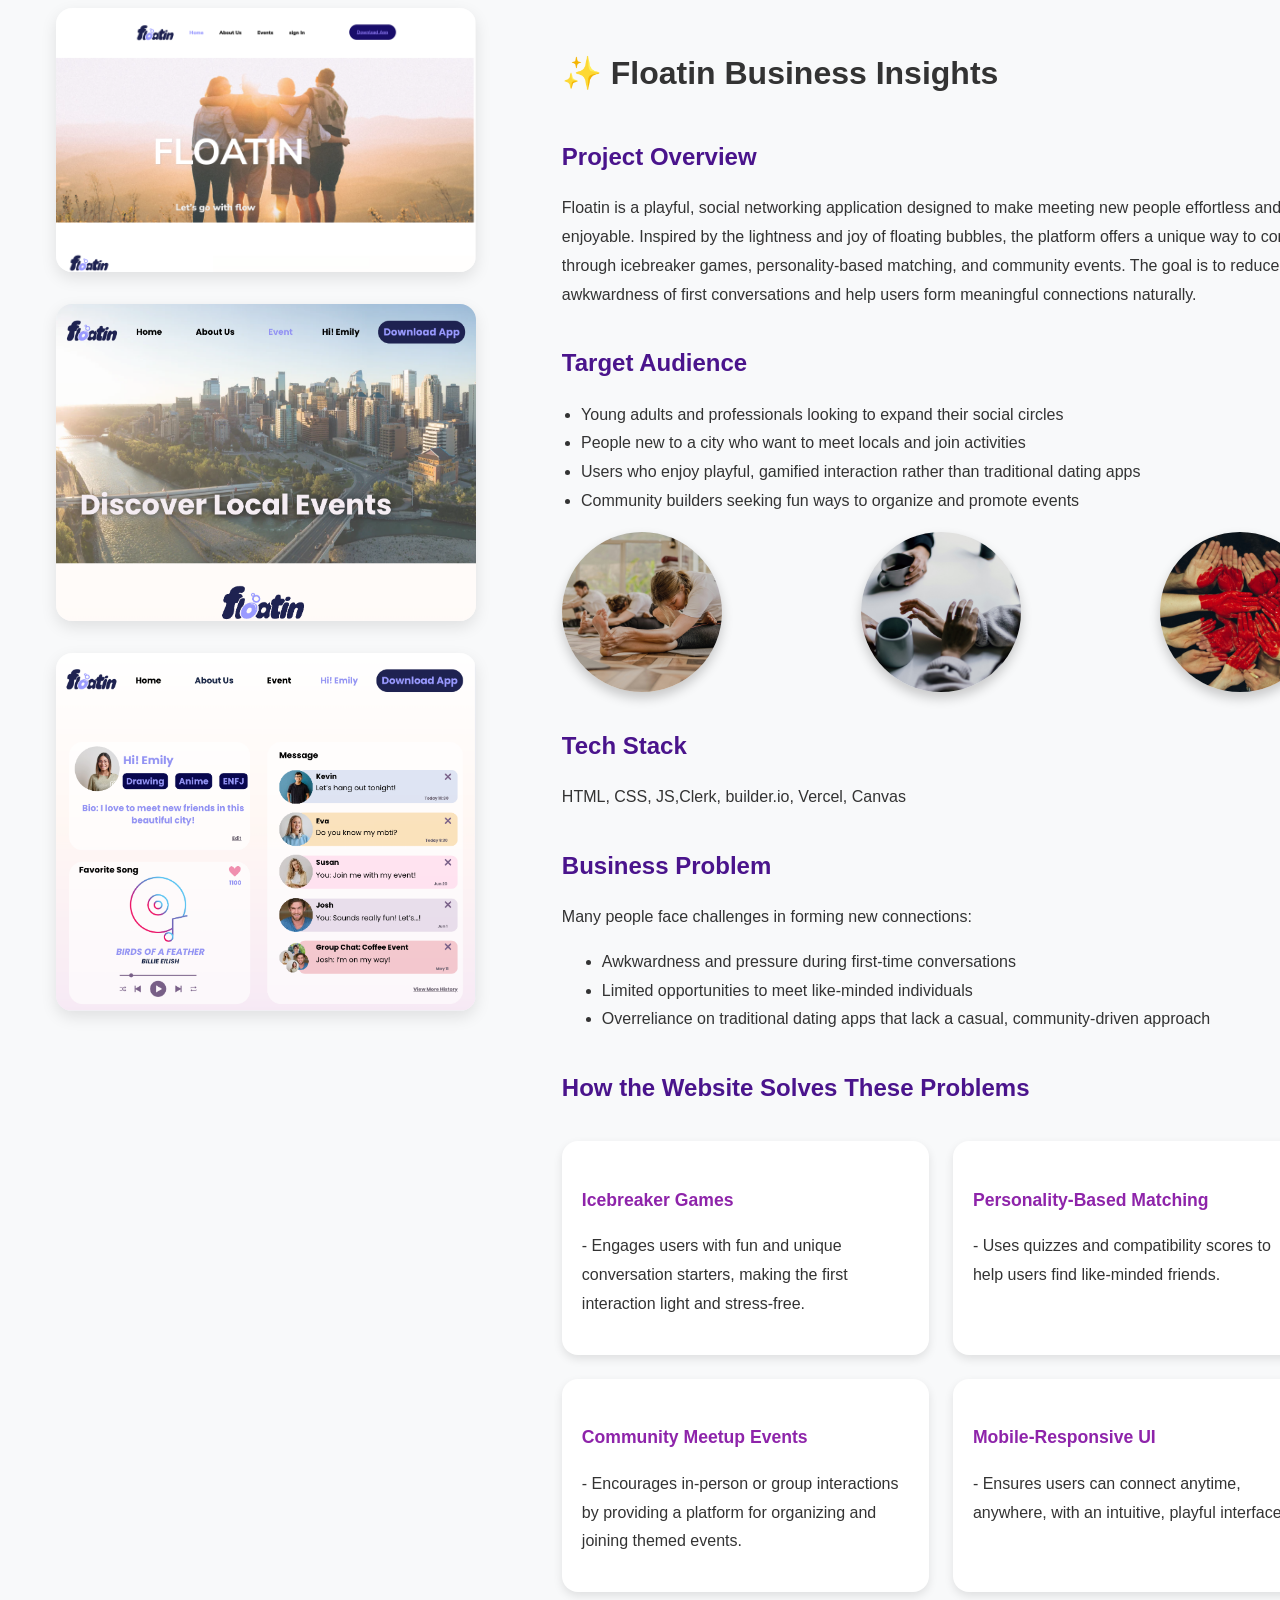
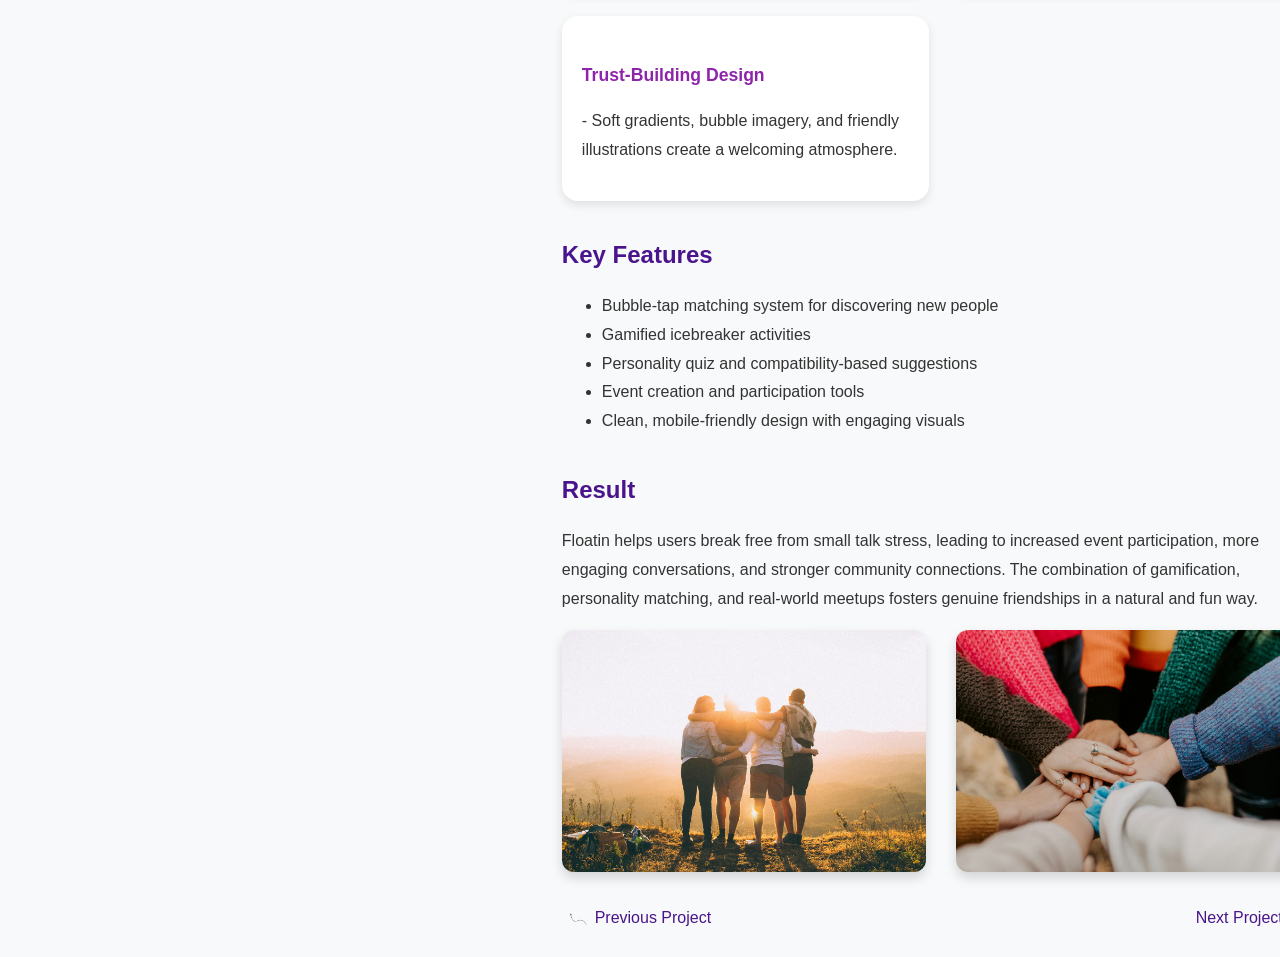
<file: business-floatin-app.html>
<!-- business-peakpets.html -->
<!DOCTYPE html>
<html lang="en">
<head>
  <meta charset="UTF-8">
  <title>Floatin Business Insights</title>
  <link rel="stylesheet"  href="insights.css">
</head>
<body>
  <div class="body-div">

    <div class="img-div">
      <img src="assets/floatin-homepage.png" alt="">
      <img src="assets/event-page.png" alt="">
      <img src="assets/floatin-dashboard.png" alt="Peak-pets img">
    </div>

    <div class="content-container">

      <h1>✨ Floatin Business Insights</h1>
      <!-- <img src="assets/project-img/1.png" alt="Peak-pets img" class="hero-img"> -->
      <h2>Project Overview</h2>
      <p>
        Floatin is a playful, social networking application designed to make meeting new people effortless and enjoyable. Inspired by the lightness and joy of floating bubbles, the platform offers a unique way to connect through icebreaker games, personality-based matching, and community events. The goal is to reduce the awkwardness of first conversations and help users form meaningful connections naturally.
      </p>
      <div class="audience-section">
        <h2>Target Audience</h2>
        <ul>
          <li>Young adults and professionals looking to expand their social circles</li>
          <li>People new to a city who want to meet locals and join activities</li>
          <li>Users who enjoy playful, gamified interaction rather than traditional dating apps</li>
          <li>Community builders seeking fun ways to organize and promote events</li>
        </ul>
        <div class="audience-pic">
          <img src="assets/floatin3.jpg" alt="">
          <img src="assets/floatin4.jpg" alt="">
          <img src="assets/floatin5.jpg" alt="">
        </div>
      </div>

      <h2>Tech Stack</h2>
      <p> HTML, CSS, JS,Clerk, builder.io, Vercel, Canvas</p>
      <h2>Business Problem</h2>
      <p>Many people face challenges in forming new connections:</p>
      <ul>
        <li>Awkwardness and pressure during first-time conversations</li>
        <li>Limited opportunities to meet like-minded individuals</li>
        <li>Overreliance on traditional dating apps that lack a casual, community-driven approach</li>
      </ul>
      <div class="help-container">
        <h2> How the Website Solves These Problems</h2>
        <div class="help-center">

          <div class="help-card">
            <div class="help-grid">
              <h4>Icebreaker Games</h4>
              <p>- Engages users with fun and unique conversation starters, making the first interaction light and stress-free.</p>
            </div>
          </div>

          <div class="help-card">
            <div class="help-grid">
              <h4>Personality-Based Matching</h4>
              <p>- Uses quizzes and compatibility scores to help users find like-minded friends.</p>
            </div>
          </div>

          <div class="help-card">
            <div class="help-grid">
              <h4>Community Meetup Events</h4>
              <p>- Encourages in-person or group interactions by providing a platform for organizing and joining themed events.</p>
            </div>
          </div>

          <div class="help-card">
            <div class="help-grid">
              <h4>Mobile-Responsive UI</h4>
              <p>- Ensures users can connect anytime, anywhere, with an intuitive, playful interface.</p>
            </div>

          </div>

          <div class="help-card">
            <div class="help-grid">
              <h4>Trust-Building Design</h4>
              <p>- Soft gradients, bubble imagery, and friendly illustrations create a welcoming atmosphere.</p>
            </div>

          </div>

        </div>
      </div>

      <h2> Key Features</h2>
      <ul>
        <li>Bubble-tap matching system for discovering new people</li>
        <li>Gamified icebreaker activities</li>
        <li>Personality quiz and compatibility-based suggestions</li>
        <li>Event creation and participation tools</li>
        <li>Clean, mobile-friendly design with engaging visuals</li>
      </ul>

      <div class="result-section">
          <h2>Result</h2>
          <p>
            Floatin helps users break free from small talk stress, leading to increased event participation, more engaging conversations, and stronger community connections. The combination of gamification, personality matching, and real-world meetups fosters genuine friendships in a natural and fun way.
          </p>

          <div class="result-gallery">
            <img src="assets/floatin2.jpg" alt="Result Image 1" />
            <img src="assets/hannah-busing-Zyx1bK9mqmA-unsplash.jpg" alt="Result Image 2" />
          </div>
      </div>
      <div class="back-div">
        <a href="index.html"><span><img src="assets/arrow-left.png" alt=""></span>Previous Project</a>
        <a href="index.html"> Next Project <span><img src="assets/arrow-right.png" alt=""></span></a>
      </div>


    </div>

  </div>

</body>
</html>
</file>
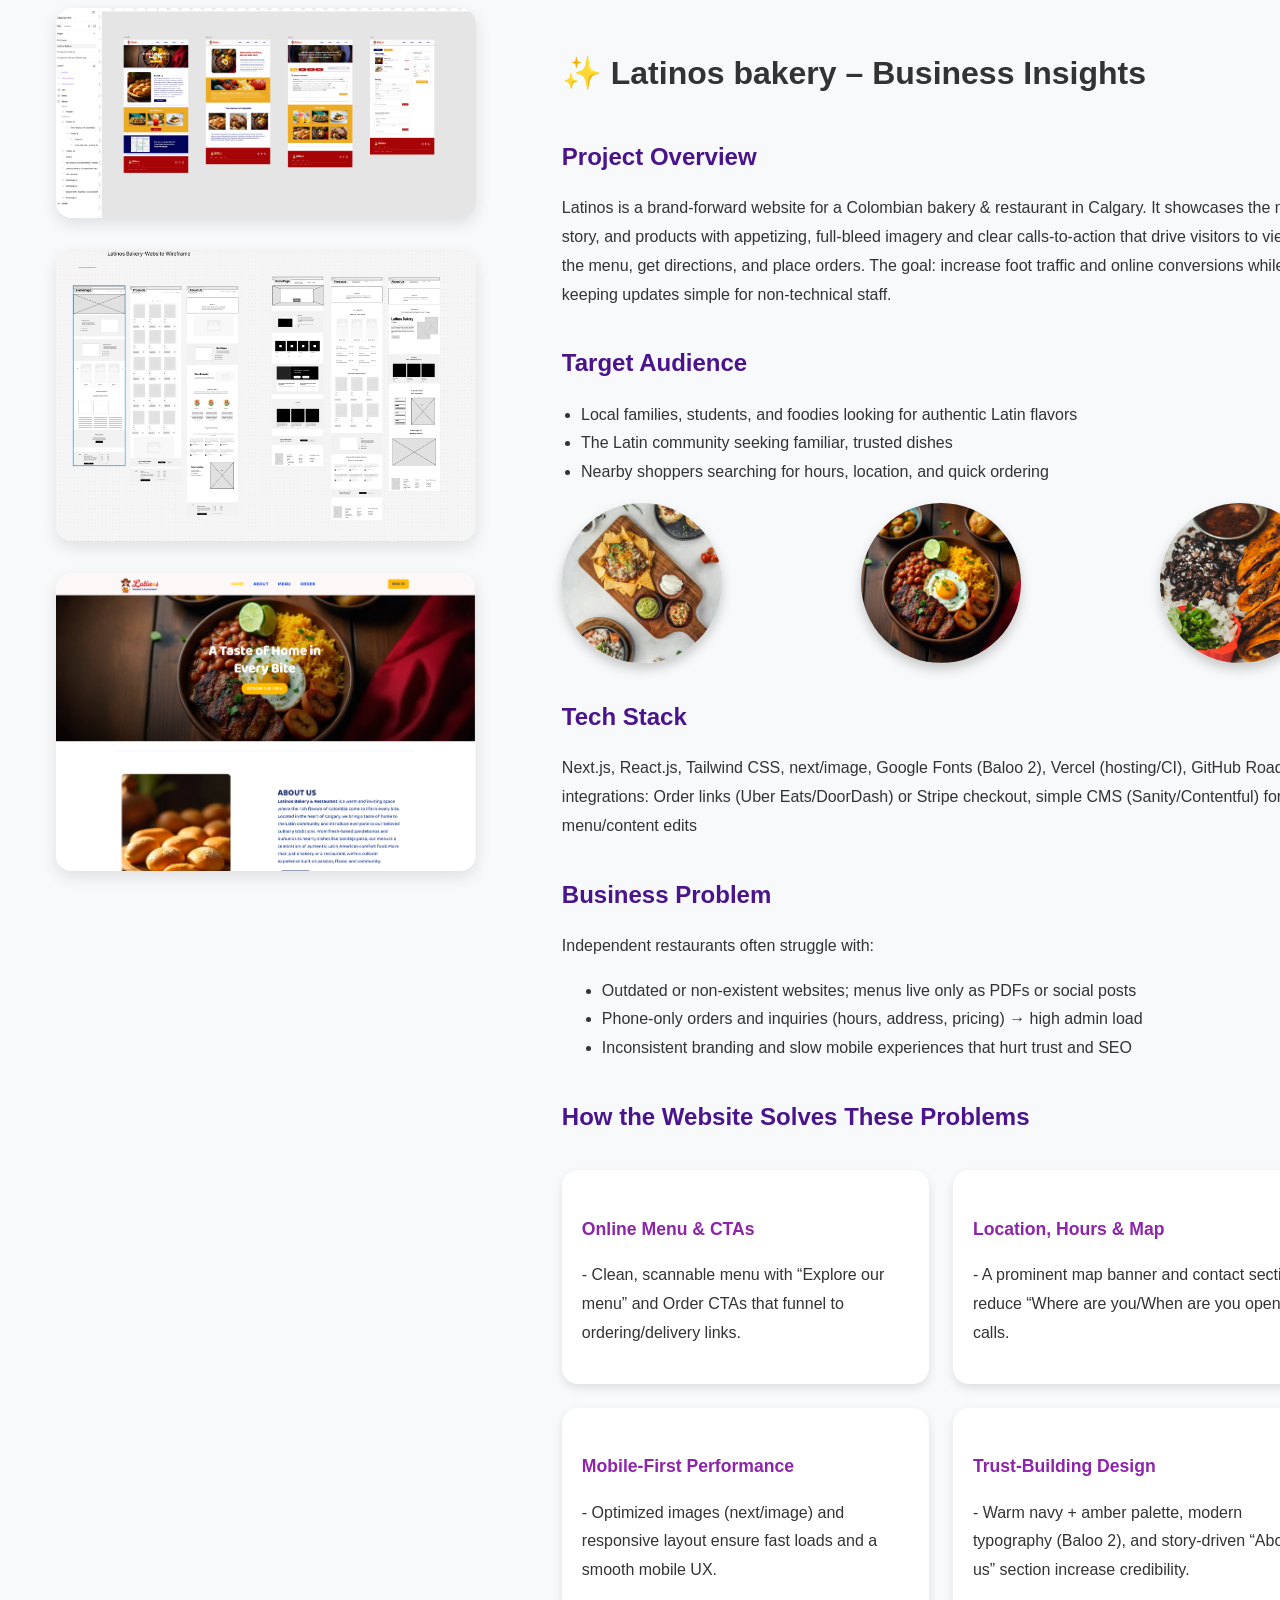
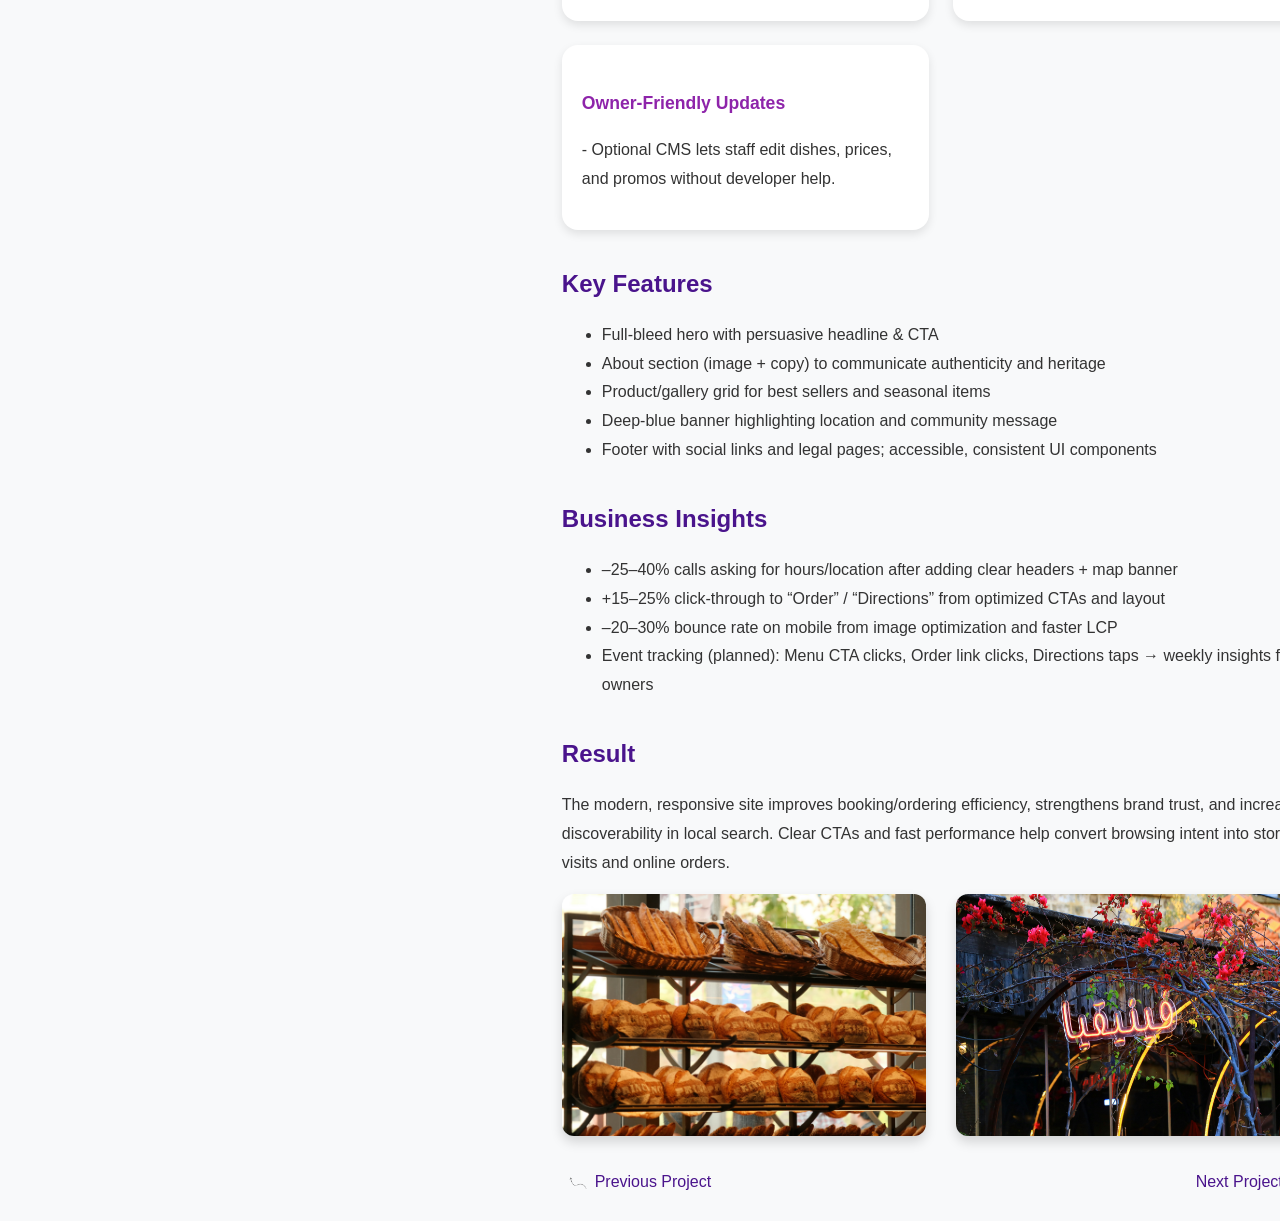
<file: business-latinos-bakery.html>
<!-- business-latinos.html -->
<!DOCTYPE html>
<html lang="en">
<head>
  <meta charset="UTF-8">
  <title>Latinos bakery Business Insights</title>
  <link rel="stylesheet"  href="insights.css">
</head>
<body>
  <div class="body-div">

    <div class="img-div">
      <img src="assets/latinos-prototype.png" alt="Peak-pets img">
      <img src="assets/latinos-wireframe.png" alt="">
      <img src="assets/latinos-hoepage.png" alt="">
    </div>

    <div class="content-container">

      <h1>✨ Latinos bakery – Business Insights</h1>
      <!-- <img src="assets/project-img/1.png" alt="Peak-pets img" class="hero-img"> -->
      <h2>Project Overview</h2>
      <p>
      Latinos is a brand-forward website for a Colombian bakery & restaurant in Calgary. It showcases the menu, story, and products with appetizing, full-bleed imagery and clear calls-to-action that drive visitors to view the menu, get directions, and place orders. The goal: increase foot traffic and online conversions while keeping updates simple for non-technical staff.
      </p>
      <div class="audience-section">
        <h2>Target Audience</h2>
        <ul>
          <li>Local families, students, and foodies looking for authentic Latin flavors</li>
          <li>The Latin community seeking familiar, trusted dishes</li>
          <li>Nearby shoppers searching for hours, location, and quick ordering</li>
        </ul>
        <div class="audience-pic">
          <img src="assets/latinos1.jpg" alt="">
          <img src="assets/latinos2.jpeg" alt="">
          <img src="assets/latinos3.jpg" alt="">
        </div>
      </div>

      <h2>Tech Stack</h2>
      <p> Next.js, React.js, Tailwind CSS, next/image, Google Fonts (Baloo 2), Vercel (hosting/CI), GitHub
      Roadmap integrations: Order links (Uber Eats/DoorDash) or Stripe checkout, simple CMS (Sanity/Contentful) for menu/content edits</p>
      <h2>Business Problem</h2>
      <p>Independent restaurants often struggle with:</p>
      <ul>
        <li>Outdated or non-existent websites; menus live only as PDFs or social posts</li>
        <li>Phone-only orders and inquiries (hours, address, pricing) → high admin load</li>
        <li>Inconsistent branding and slow mobile experiences that hurt trust and SEO</li>
      </ul>
      <div class="help-container">
        <h2> How the Website Solves These Problems</h2>
        <div class="help-center">

          <div class="help-card">
            <div class="help-grid">
              <h4>Online Menu & CTAs</h4>
              <p>- Clean, scannable menu with “Explore our menu” and Order CTAs that funnel to ordering/delivery links.</p>
            </div>
          </div>

          <div class="help-card">
            <div class="help-grid">
              <h4>Location, Hours & Map</h4>
              <p>- A prominent map banner and contact section reduce “Where are you/When are you open?” calls.</p>
            </div>
          </div>

          <div class="help-card">
            <div class="help-grid">
              <h4>Mobile-First Performance</h4>
              <p>- Optimized images (next/image) and responsive layout ensure fast loads and a smooth mobile UX.</p>
            </div>
          </div>

          <div class="help-card">
            <div class="help-grid">
              <h4>Trust-Building Design</h4>
              <p>- Warm navy + amber palette, modern typography (Baloo 2), and story-driven “About us” section increase credibility.</p>
            </div>

          </div>

          <div class="help-card">
            <div class="help-grid">
              <h4>Owner-Friendly Updates</h4>
              <p>- Optional CMS lets staff edit dishes, prices, and promos without developer help.</p>
            </div>

          </div>

        </div>
      </div>

      <h2> Key Features</h2>
      <ul>
        <li>Full-bleed hero with persuasive headline & CTA</li>
        <li>About section (image + copy) to communicate authenticity and heritage</li>
        <li>Product/gallery grid for best sellers and seasonal items</li>
        <li>Deep-blue banner highlighting location and community message</li>
        <li>Footer with social links and legal pages; accessible, consistent UI components
        </li>
      </ul>

      <h2> Business Insights</h2>
      <ul>
        <li>–25–40% calls asking for hours/location after adding clear headers + map banner</li>
        <li>+15–25% click-through to “Order” / “Directions” from optimized CTAs and layout</li>
        <li>–20–30% bounce rate on mobile from image optimization and faster LCP</li>
        <li>Event tracking (planned): Menu CTA clicks, Order link clicks, Directions taps → weekly insights for owners</li>

      </ul>

      <div class="result-section">
          <h2>Result</h2>
          <p>
            The modern, responsive site improves booking/ordering efficiency, strengthens brand trust, and increases discoverability in local search. Clear CTAs and fast performance help convert browsing intent into store visits and online orders.
          </p>

          <div class="result-gallery">
            <img src="assets/latinos4.jpg" alt="Result Image 1" />
            <img src="assets/latinos5.jpg" alt="Result Image 2" />
          </div>
      </div>
      <div class="back-div">
        <a href="index.html"><span><img src="assets/arrow-left.png" alt=""></span>Previous Project</a>
        <a href="index.html"> Next Project <span><img src="assets/arrow-right.png" alt=""></span></a>
      </div>


    </div>

  </div>

</body>
</html>
</file>
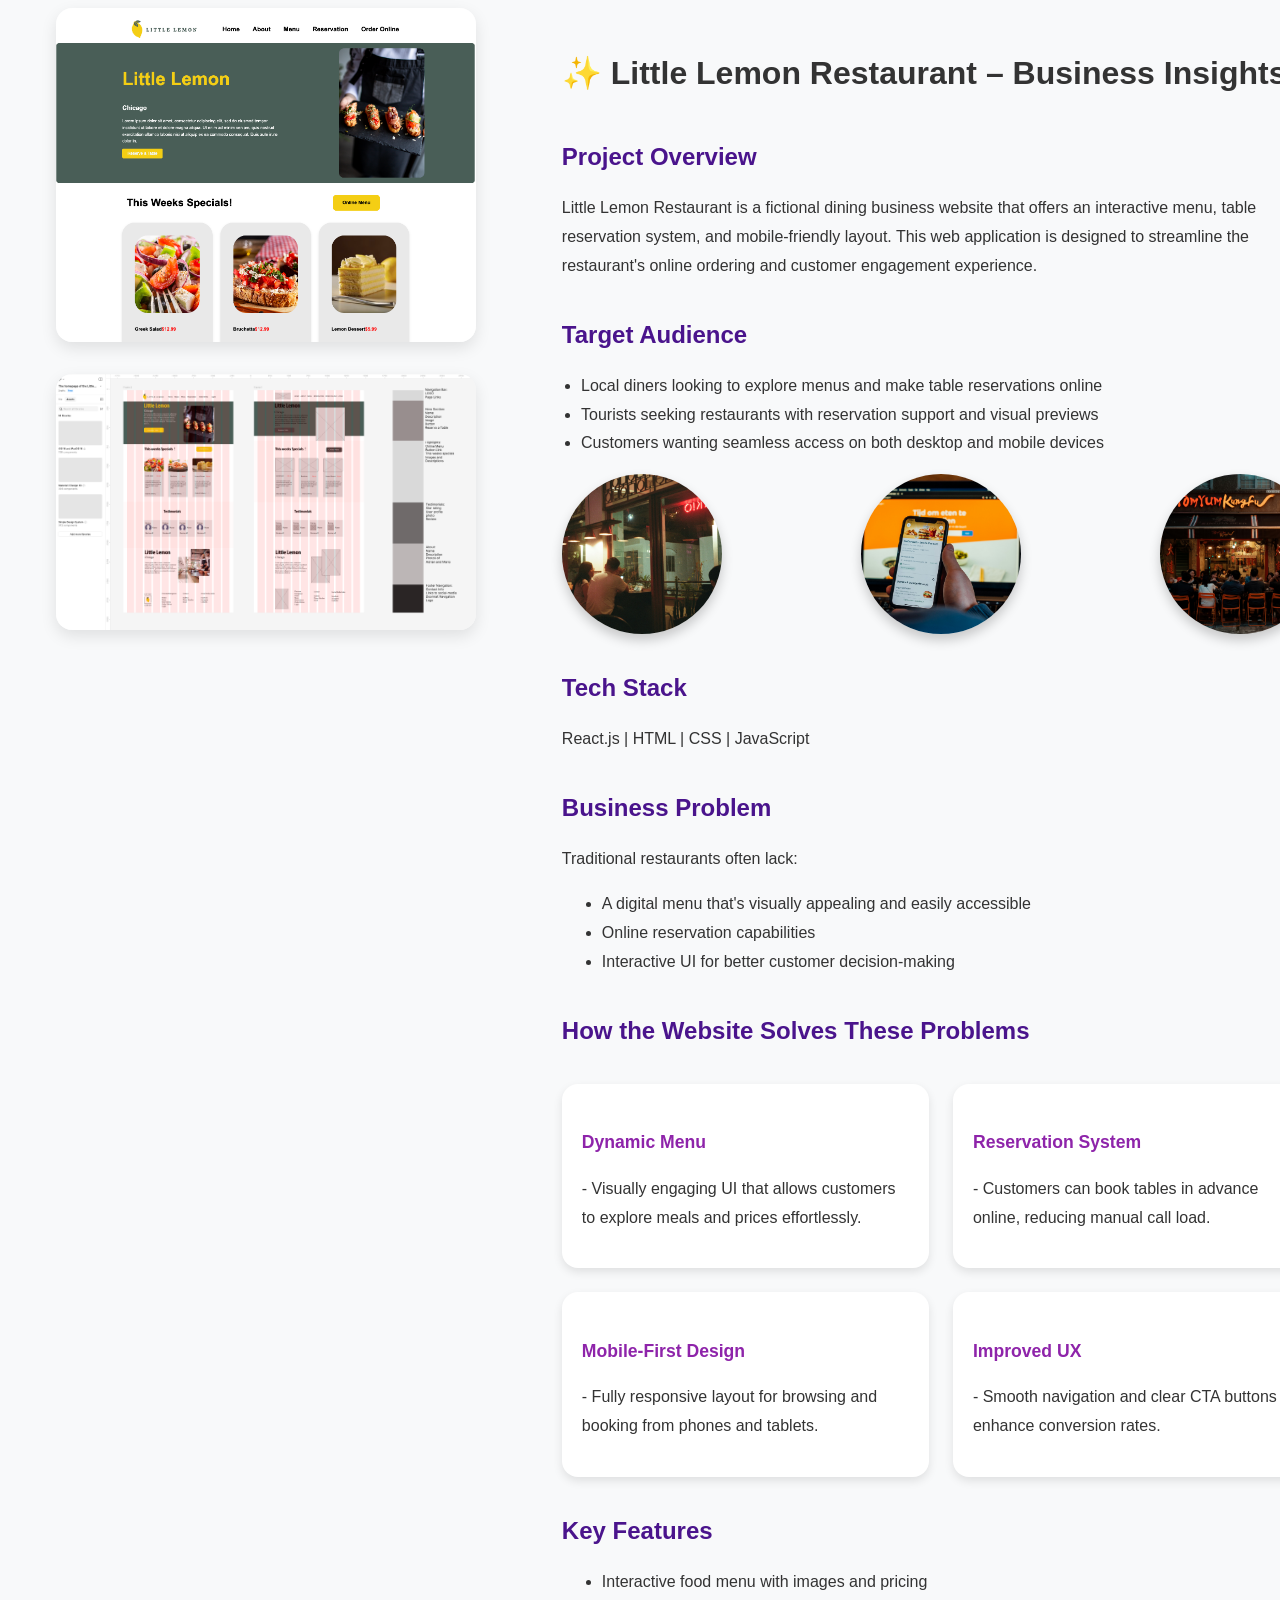
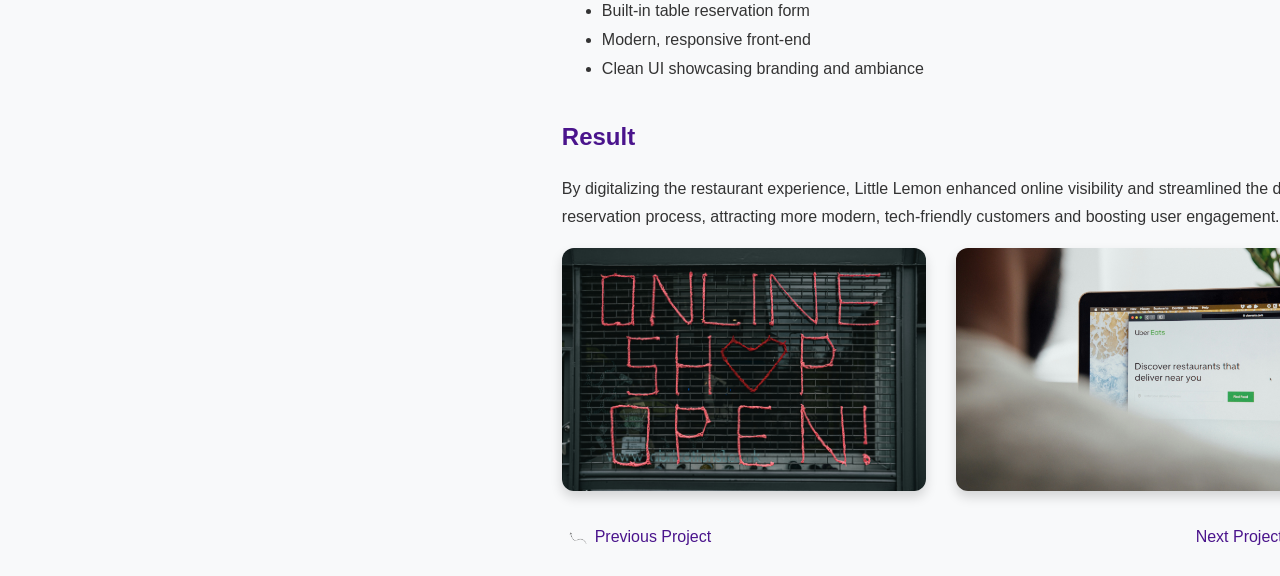
<file: business-lemonmenu.html>
<!-- business-peakpets.html -->
<!DOCTYPE html>
<html lang="en">
<head>
  <meta charset="UTF-8">
  <title>Little Lemon Restaurant Business Insights</title>
  <link rel="stylesheet"  href="insights.css">
</head>
<body>
  <div class="body-div">

    <div class="img-div">
      <img src="assets/project-img/2.png" alt="Peak-pets img">
      <img src="assets/wireframe-reataurant.png" alt="">
    </div>

    <div class="content-container">

      <h1>✨ Little Lemon Restaurant – Business Insights</h1>
      <!-- <img src="assets/project-img/1.png" alt="Peak-pets img" class="hero-img"> -->
      <h2>Project Overview</h2>
      <p>
      Little Lemon Restaurant is a fictional dining business website that offers an interactive menu, table reservation system, and mobile-friendly layout. This web application is designed to streamline the restaurant's online ordering and customer engagement experience.
      </p>
      <div class="audience-section">
        <h2>Target Audience</h2>
        <ul>
          <li>Local diners looking to explore menus and make table reservations online</li>
          <li>Tourists seeking restaurants with reservation support and visual previews</li>
          <li>Customers wanting seamless access on both desktop and mobile devices</li>
        </ul>
        <div class="audience-pic">
          <img src="assets/local-diner.jpg" alt="">
          <img src="assets/order-online.jpg" alt="">
          <img src="assets/customer-diner.jpg" alt="">

        </div>
      </div>

      <h2>Tech Stack</h2>
      <p>React.js | HTML | CSS | JavaScript</p>
      <h2>Business Problem</h2>
      <p>Traditional restaurants often lack:</p>
      <ul>
        <li>A digital menu that's visually appealing and easily accessible</li>
        <li>Online reservation capabilities</li>
        <li>Interactive UI for better customer decision-making</li>
      </ul>
      <div class="help-container">
        <h2> How the Website Solves These Problems</h2>
        <div class="help-center">

          <div class="help-card">
            <div class="help-grid">
              <h4>Dynamic Menu</h4>
              <p>- Visually engaging UI that allows customers to explore meals and prices effortlessly.</p>
            </div>
          </div>

          <div class="help-card">
            <div class="help-grid">
              <h4>Reservation System</h4>
              <p>- Customers can book tables in advance online, reducing manual call load.</p>
            </div>
          </div>

          <div class="help-card">
            <div class="help-grid">
              <h4>Mobile-First Design</h4>
              <p>- Fully responsive layout for browsing and booking from phones and tablets.</p>
            </div>
          </div>

          <div class="help-card">
            <div class="help-grid">
              <h4>Improved UX</h4>
              <p>- Smooth navigation and clear CTA buttons enhance conversion rates.</p>
            </div>

          </div>

        </div>
      </div>

      <h2> Key Features</h2>
      <ul>
        <li>Interactive food menu with images and pricing</li>
        <li>Built-in table reservation form</li>
        <li>Modern, responsive front-end</li>
        <li>Clean UI showcasing branding and ambiance</li>
      </ul>

      <div class="result-section">
          <h2>Result</h2>
          <p>
            By digitalizing the restaurant experience, Little Lemon enhanced online visibility and streamlined the dining reservation process, attracting more modern, tech-friendly customers and boosting user engagement.
          </p>

          <div class="result-gallery">
            <img src="assets/online-shop.jpg" alt="Result Image 1" />
            <img src="assets/charlesdeluvio-6g7K1idhMJw-unsplash.jpg" alt="Result Image 2" />
          </div>
      </div>
      <div class="back-div">
        <a href="index.html"><span><img src="assets/arrow-left.png" alt=""></span>Previous Project</a>
        <a href="index.html"> Next Project <span><img src="assets/arrow-right.png" alt=""></span></a>
      </div>


    </div>

  </div>

</body>
</html>
</file>
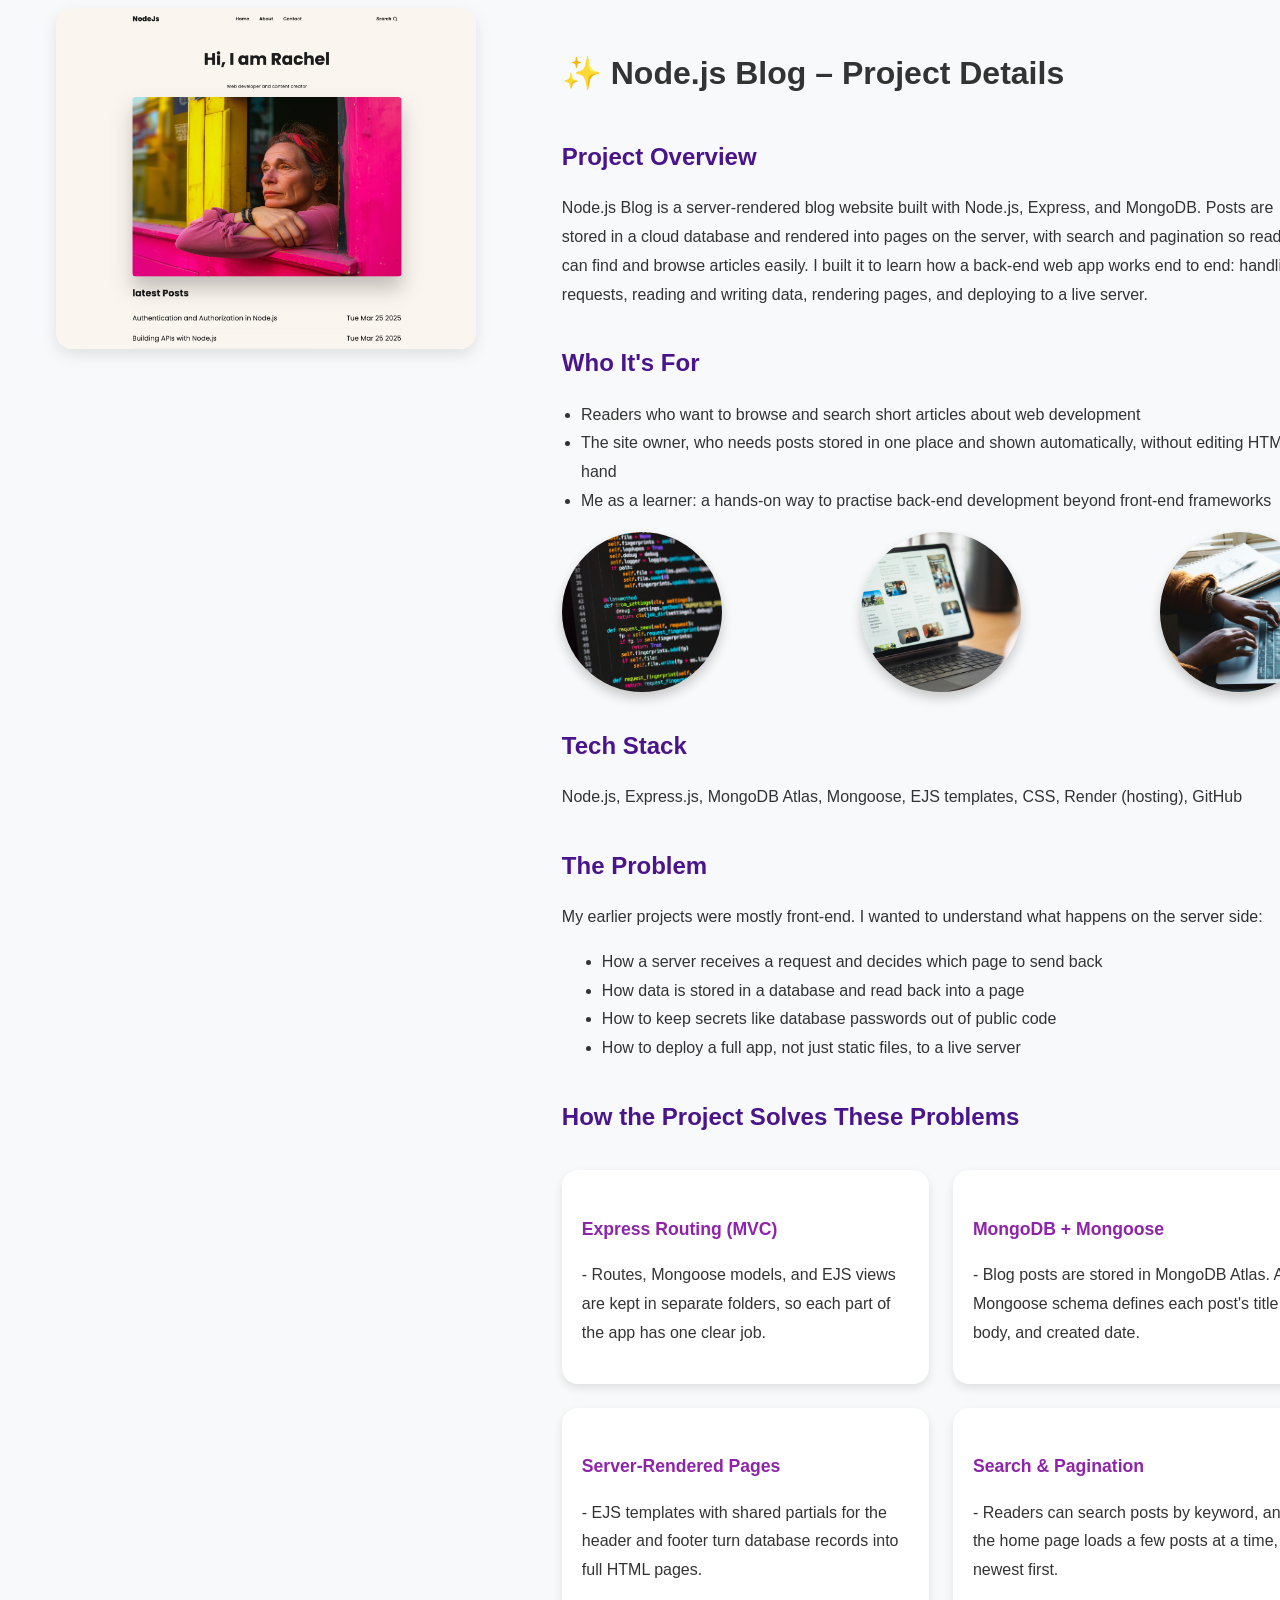
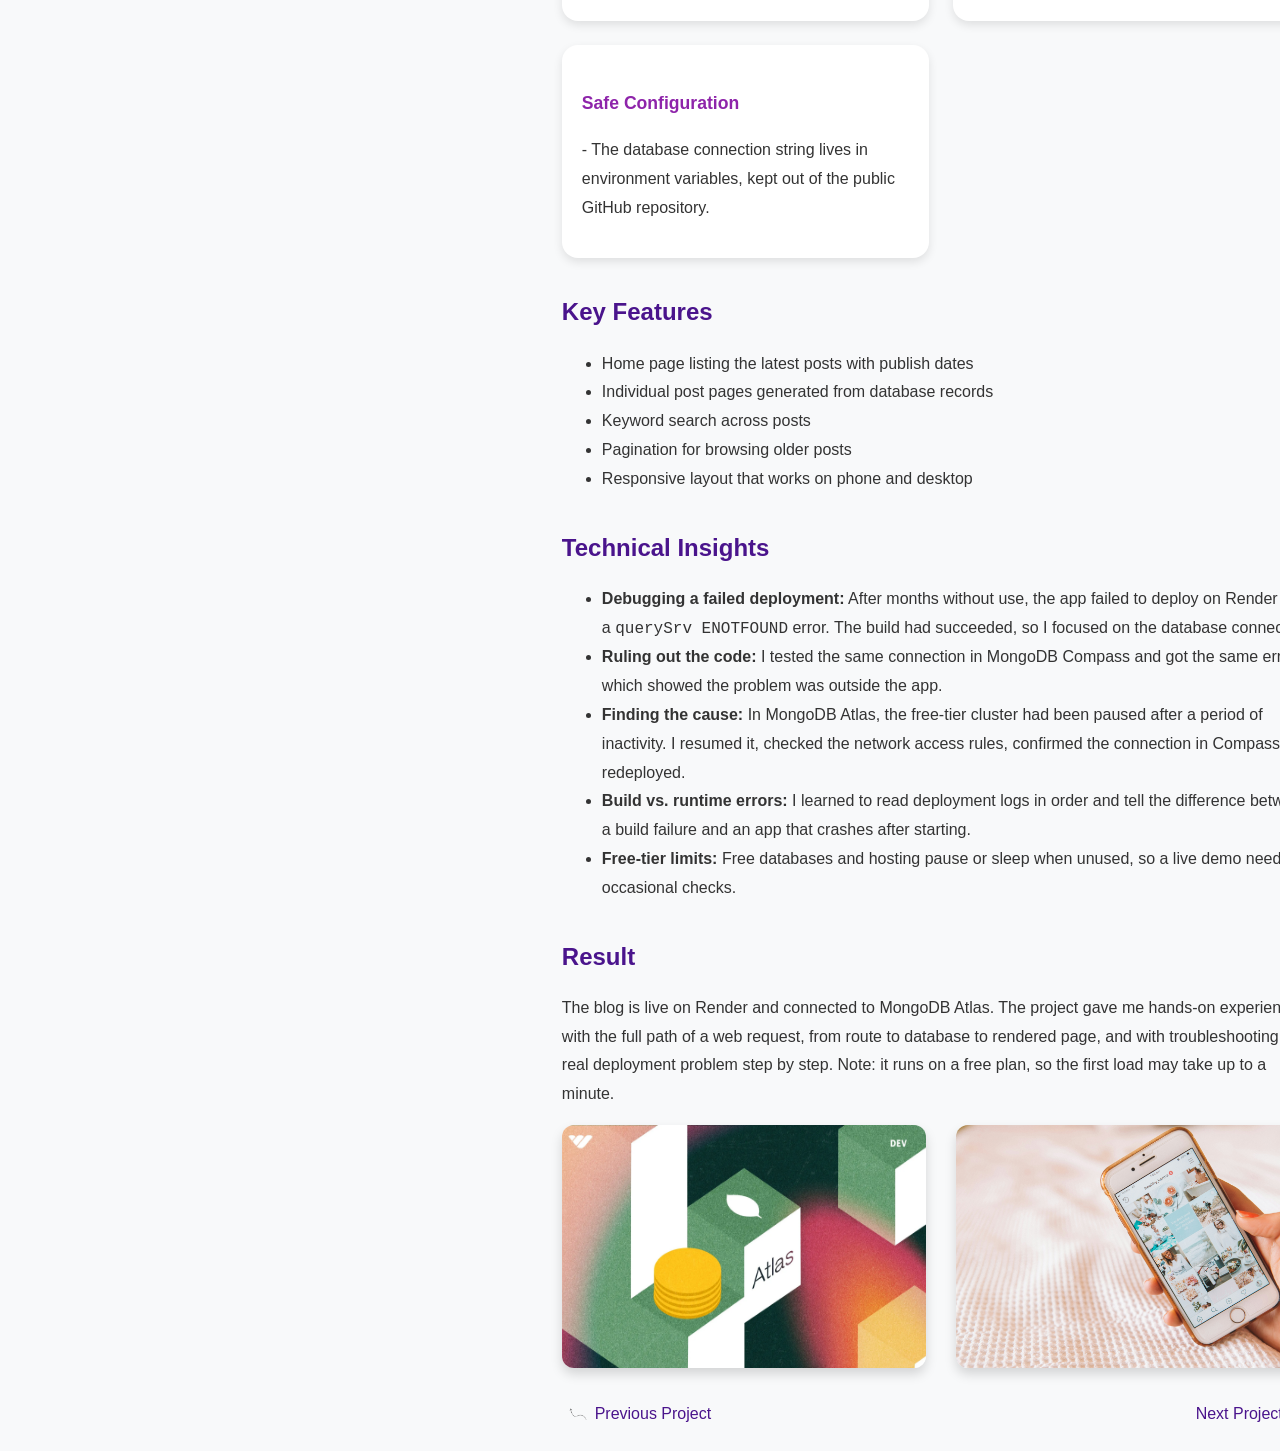
<file: business-nodejs-blog.html>
<!-- business-nodejs-blog.html -->
<!DOCTYPE html>
<html lang="en">
<head>
  <meta charset="UTF-8">
  <meta name="viewport" content="width=device-width, initial-scale=1.0">
  <title>Node.js Blog – Project Details</title>
  <link rel="stylesheet" href="insights.css">
</head>
<body>
  <div class="body-div">

    <!-- Replace with your own screenshots -->
    <div class="img-div">
      <img src="assets/blog-hero.png" alt="Node.js Blog home page with latest posts list">
      <!-- <img src="assets/nodejs-blog-post.png" alt="Single blog post page">
      <img src="assets/nodejs-blog-search.png" alt="Search results page"> -->
    </div>

    <div class="content-container">

      <h1>✨ Node.js Blog – Project Details</h1>

      <h2>Project Overview</h2>
      <p>
        Node.js Blog is a server-rendered blog website built with Node.js, Express, and MongoDB.
        Posts are stored in a cloud database and rendered into pages on the server, with search and
        pagination so readers can find and browse articles easily. I built it to learn how a back-end
        web app works end to end: handling requests, reading and writing data, rendering pages, and
        deploying to a live server.
      </p>
      <!-- If you followed a tutorial, add one honest line here, for example:
           "I started from a Node.js blog tutorial, then customized and extended it." -->

      <div class="audience-section">
        <h2>Who It's For</h2>
        <ul>
          <li>Readers who want to browse and search short articles about web development</li>
          <li>The site owner, who needs posts stored in one place and shown automatically, without editing HTML by hand</li>
          <li>Me as a learner: a hands-on way to practise back-end development beyond front-end frameworks</li>
        </ul>
        <!-- Replace with your own screenshots (desktop + mobile views work well) -->
        <div class="audience-pic">
          <img src="assets/blog1.avif" alt="Blog shown on a desktop screen">
          <img src="assets/blog2.jpg" alt="Blog shown on a phone screen">
          <img src="assets/blog3.jpg" alt="Pagination at the bottom of the posts list">
        </div>
      </div>

      <h2>Tech Stack</h2>
      <p>
        Node.js, Express.js, MongoDB Atlas, Mongoose, EJS templates, CSS, Render (hosting), GitHub
      </p>

      <h2>The Problem</h2>
      <p>My earlier projects were mostly front-end. I wanted to understand what happens on the server side:</p>
      <ul>
        <li>How a server receives a request and decides which page to send back</li>
        <li>How data is stored in a database and read back into a page</li>
        <li>How to keep secrets like database passwords out of public code</li>
        <li>How to deploy a full app, not just static files, to a live server</li>
      </ul>

      <div class="help-container">
        <h2>How the Project Solves These Problems</h2>
        <div class="help-center">

          <div class="help-card">
            <div class="help-grid">
              <h4>Express Routing (MVC)</h4>
              <p>- Routes, Mongoose models, and EJS views are kept in separate folders, so each part of the app has one clear job.</p>
            </div>
          </div>

          <div class="help-card">
            <div class="help-grid">
              <h4>MongoDB + Mongoose</h4>
              <p>- Blog posts are stored in MongoDB Atlas. A Mongoose schema defines each post's title, body, and created date.</p>
            </div>
          </div>

          <div class="help-card">
            <div class="help-grid">
              <h4>Server-Rendered Pages</h4>
              <p>- EJS templates with shared partials for the header and footer turn database records into full HTML pages.</p>
            </div>
          </div>

          <div class="help-card">
            <div class="help-grid">
              <h4>Search & Pagination</h4>
              <p>- Readers can search posts by keyword, and the home page loads a few posts at a time, newest first.</p>
            </div>
          </div>

          <div class="help-card">
            <div class="help-grid">
              <h4>Safe Configuration</h4>
              <p>- The database connection string lives in environment variables, kept out of the public GitHub repository.</p>
            </div>
          </div>

        </div>
      </div>

      <h2>Key Features</h2>
      <ul>
        <li>Home page listing the latest posts with publish dates</li>
        <li>Individual post pages generated from database records</li>
        <li>Keyword search across posts</li>
        <li>Pagination for browsing older posts</li>
        <li>Responsive layout that works on phone and desktop</li>
        <!-- Only add this if your app has it:
        <li>Admin dashboard to sign in and create, edit, and delete posts</li>
        -->
      </ul>

      <h2>Technical Insights</h2>
      <ul>
        <li><strong>Debugging a failed deployment:</strong> After months without use, the app failed to deploy on Render with a <code>querySrv ENOTFOUND</code> error. The build had succeeded, so I focused on the database connection.</li>
        <li><strong>Ruling out the code:</strong> I tested the same connection in MongoDB Compass and got the same error, which showed the problem was outside the app.</li>
        <li><strong>Finding the cause:</strong> In MongoDB Atlas, the free-tier cluster had been paused after a period of inactivity. I resumed it, checked the network access rules, confirmed the connection in Compass, and redeployed.</li>
        <li><strong>Build vs. runtime errors:</strong> I learned to read deployment logs in order and tell the difference between a build failure and an app that crashes after starting.</li>
        <li><strong>Free-tier limits:</strong> Free databases and hosting pause or sleep when unused, so a live demo needs occasional checks.</li>
      </ul>

      <div class="result-section">
        <h2>Result</h2>
        <p>
          The blog is live on Render and connected to MongoDB Atlas. The project gave me hands-on
          experience with the full path of a web request, from route to database to rendered page,
          and with troubleshooting a real deployment problem step by step.
          Note: it runs on a free plan, so the first load may take up to a minute.
        </p>

        <!-- Replace with your own screenshots -->
        <div class="result-gallery">
          <img src="assets/MongoDB-Atlas.webp" alt="Live blog site on Render">
          <img src="assets/blog4.jpg" alt="Successful deploy log on Render">
        </div>
      </div>

      <div class="back-div">
        <a href="index.html"><span><img src="assets/arrow-left.png" alt=""></span>Previous Project</a>
        <a href="index.html">Next Project <span><img src="assets/arrow-right.png" alt=""></span></a>
      </div>

    </div>

  </div>

</body>
</html>
</file>
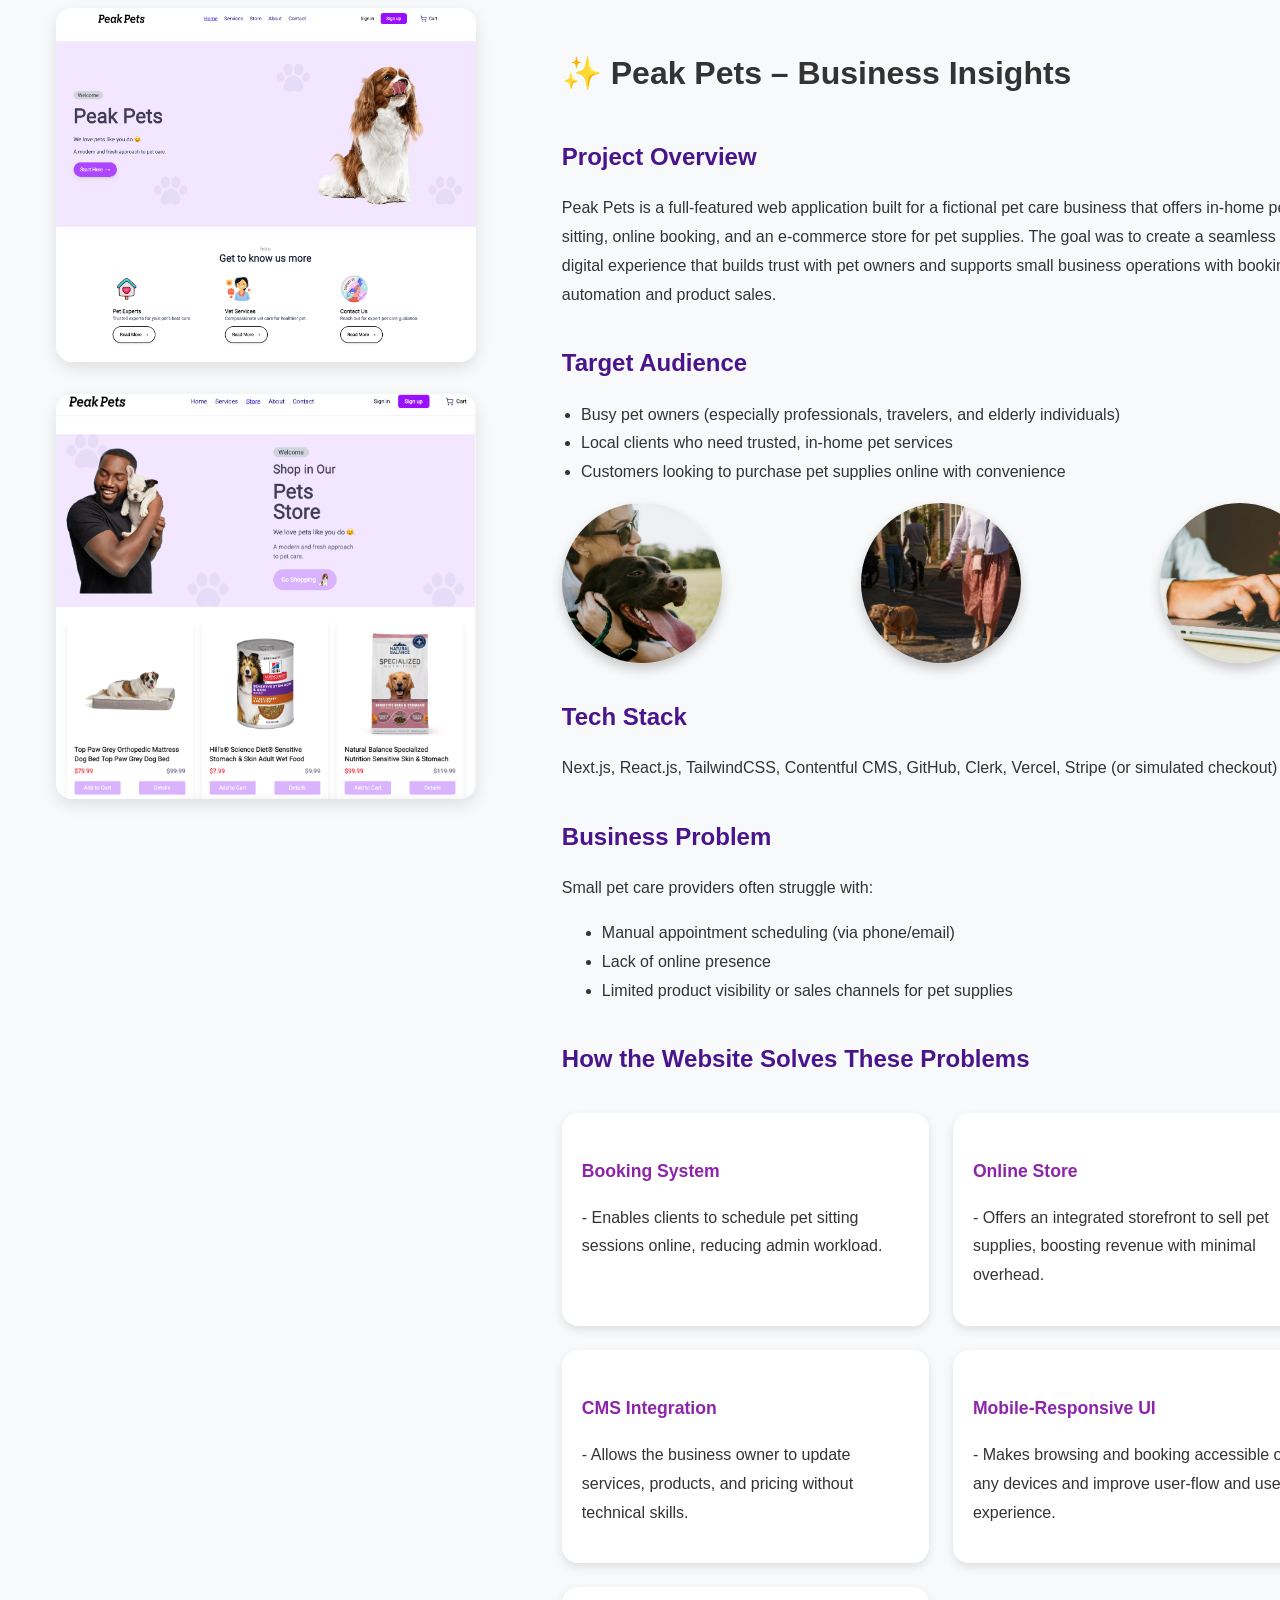
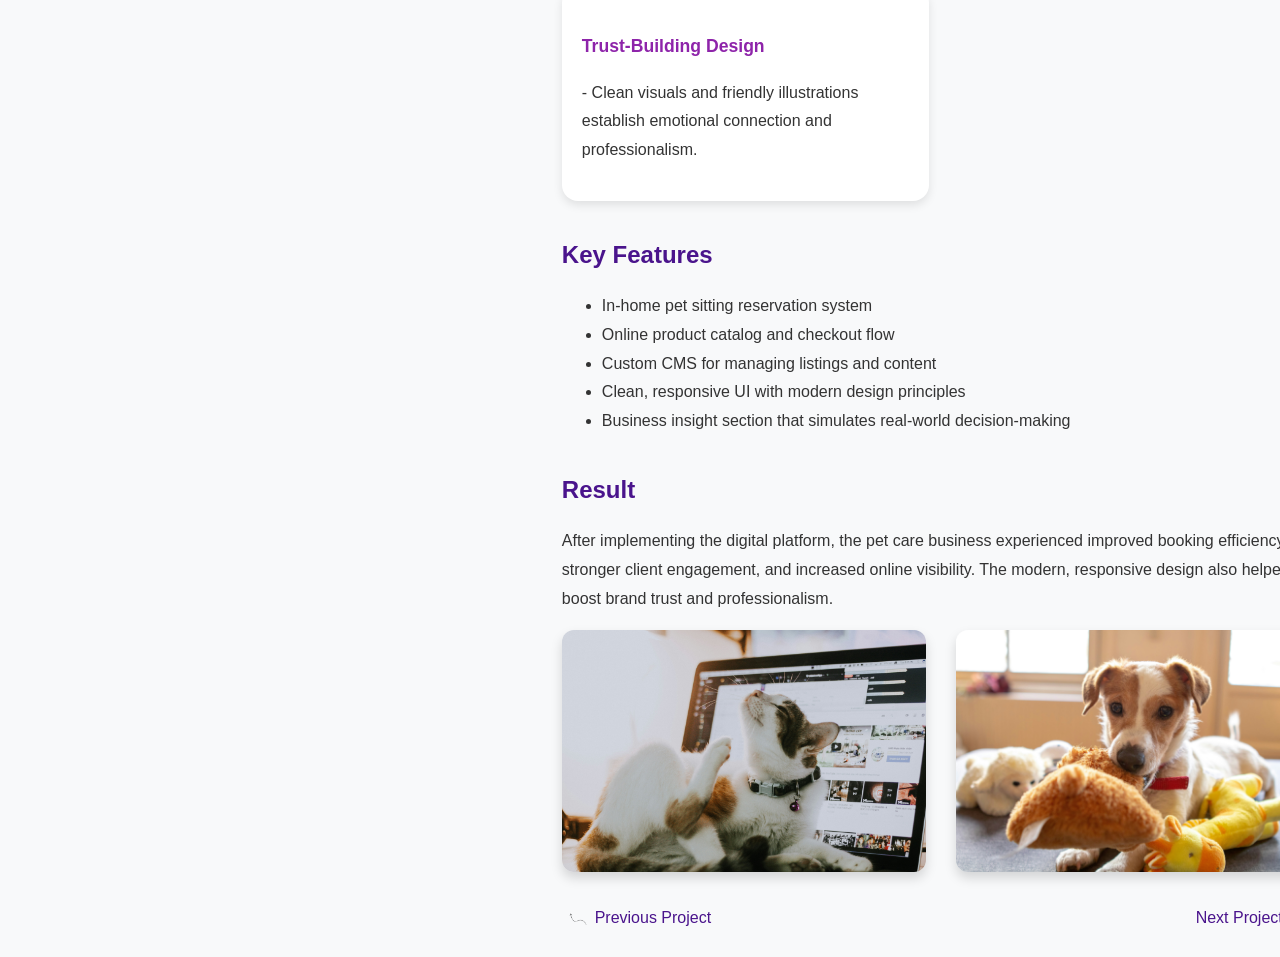
<file: business-peakpets.html>
<!-- business-peakpets.html -->
<!DOCTYPE html>
<html lang="en">
<head>
  <meta charset="UTF-8">
  <title>Peak Pets Business Insights</title>
  <link rel="stylesheet"  href="insights.css">
</head>
<body>
  <div class="body-div">

    <div class="img-div">
      <img src="assets/project-img/1.png" alt="Peak-pets img">
      <img src="assets/22.png" alt="">
    </div>

    <div class="content-container">

      <h1>✨ Peak Pets – Business Insights</h1>
      <!-- <img src="assets/project-img/1.png" alt="Peak-pets img" class="hero-img"> -->
      <h2>Project Overview</h2>
      <p>
      Peak Pets is a full-featured web application built for a fictional pet care business that offers in-home pet sitting, online booking, and an e-commerce store for pet supplies. The goal was to create a seamless digital experience that builds trust with pet owners and supports small business operations with booking automation and product sales.
      </p>
      <div class="audience-section">
        <h2>Target Audience</h2>
        <ul>
          <li>Busy pet owners (especially professionals, travelers, and elderly individuals)</li>
          <li>Local clients who need trusted, in-home pet services</li>
          <li>Customers looking to purchase pet supplies online with convenience</li>
        </ul>
        <div class="audience-pic">
          <img src="assets/pet-owner.jpg" alt="">
          <img src="assets/local-client.jpg" alt="">
          <img src="assets/search-online.jpg" alt="">
        </div>
      </div>

      <h2>Tech Stack</h2>
      <p> Next.js, React.js, TailwindCSS, Contentful CMS, GitHub, Clerk, Vercel, Stripe (or simulated checkout)</p>
      <h2>Business Problem</h2>
      <p>Small pet care providers often struggle with:</p>
      <ul>
        <li>Manual appointment scheduling (via phone/email)</li>
        <li>Lack of online presence</li>
        <li>Limited product visibility or sales channels for pet supplies</li>
      </ul>
      <div class="help-container">
        <h2> How the Website Solves These Problems</h2>
        <div class="help-center">

          <div class="help-card">
            <div class="help-grid">
              <h4>Booking System</h4>
              <p>- Enables clients to schedule pet sitting sessions online, reducing admin workload.</p>
            </div>
          </div>

          <div class="help-card">
            <div class="help-grid">
              <h4>Online Store</h4>
              <p>- Offers an integrated storefront to sell pet supplies, boosting revenue with minimal overhead.</p>
            </div>
          </div>

          <div class="help-card">
            <div class="help-grid">
              <h4>CMS Integration</h4>
              <p>- Allows the business owner to update services, products, and pricing without technical skills.</p>
            </div>
          </div>

          <div class="help-card">
            <div class="help-grid">
              <h4>Mobile-Responsive UI</h4>
              <p>- Makes browsing and booking accessible on any devices and improve user-flow and user-experience.</p>
            </div>

          </div>

          <div class="help-card">
            <div class="help-grid">
              <h4>Trust-Building Design</h4>
              <p>- Clean visuals and friendly illustrations establish emotional connection and professionalism.</p>
            </div>

          </div>

        </div>
      </div>

      <h2> Key Features</h2>
      <ul>
        <li>In-home pet sitting reservation system</li>
        <li>Online product catalog and checkout flow</li>
        <li>Custom CMS for managing listings and content</li>
        <li>Clean, responsive UI with modern design principles</li>
        <li>Business insight section that simulates real-world decision-making
        </li>
      </ul>

      <div class="result-section">
          <h2>Result</h2>
          <p>
            After implementing the digital platform, the pet care business experienced improved booking efficiency, stronger client engagement, and increased online visibility. The modern, responsive design also helped boost brand trust and professionalism.
          </p>

          <div class="result-gallery">
            <img src="assets/cat-back.jpg" alt="Result Image 1" />
            <img src="assets/dog-toys.jpg" alt="Result Image 2" />
          </div>
      </div>
      <div class="back-div">
        <a href="index.html"><span><img src="assets/arrow-left.png" alt=""></span>Previous Project</a>
        <a href="index.html"> Next Project <span><img src="assets/arrow-right.png" alt=""></span></a>
      </div>


    </div>

  </div>

</body>
</html>
</file>
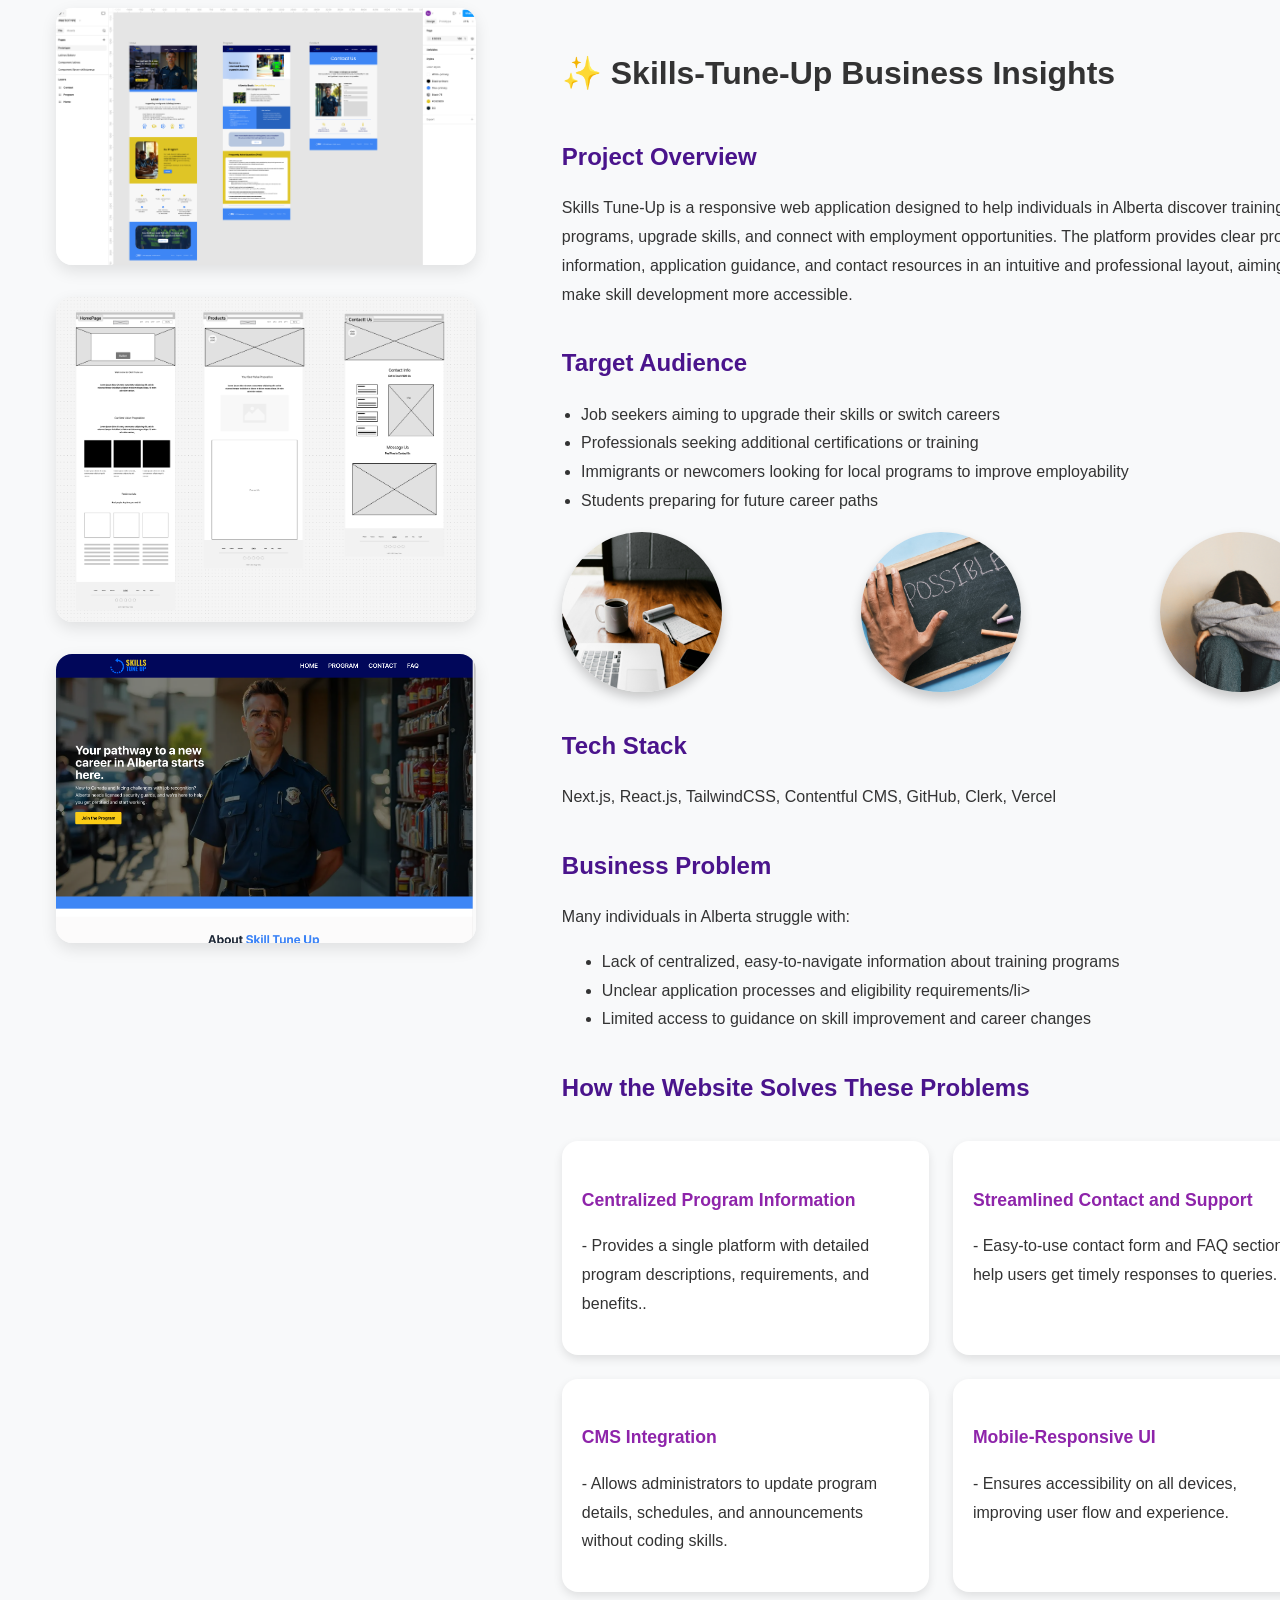
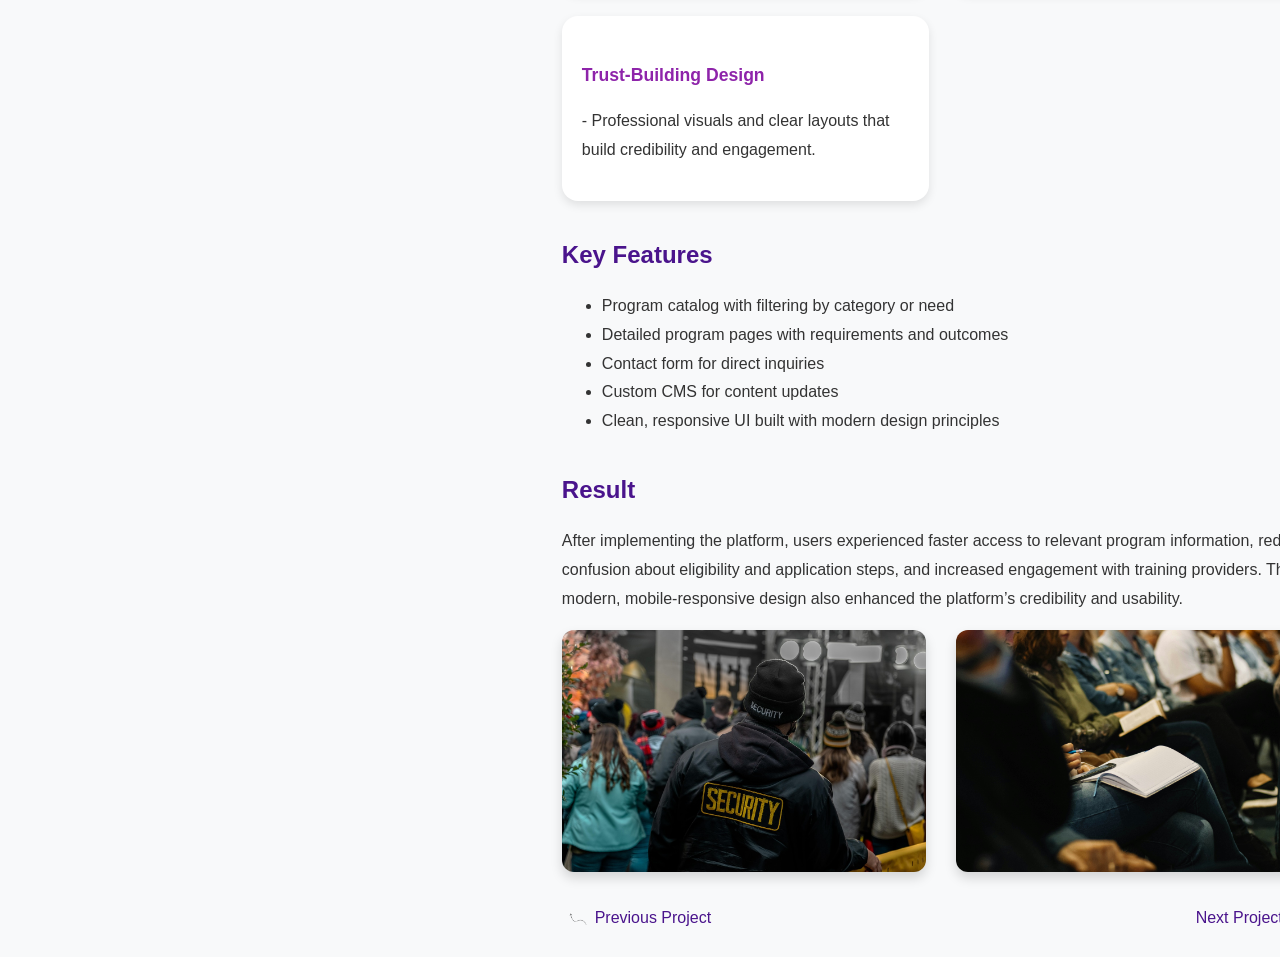
<file: business-skillsTuneUp.html>
<!-- business-peakpets.html -->
<!DOCTYPE html>
<html lang="en">
<head>
  <meta charset="UTF-8">
  <title>Skills-Tune-Up Business Insights</title>
  <link rel="stylesheet"  href="insights.css">
</head>
<body>
  <div class="body-div">

    <div class="img-div">
      <img src="assets/skill-tune-up prototype.png" alt="Peak-pets img">
      <img src="assets/skill-tune-up wireframe.png" alt="">
      <img src="assets/skill-tune-up homepage.png" alt="">
    </div>

    <div class="content-container">

      <h1>✨ Skills-Tune-Up Business Insights</h1>
      <!-- <img src="assets/project-img/1.png" alt="Peak-pets img" class="hero-img"> -->
      <h2>Project Overview</h2>
      <p>
        Skills Tune-Up is a responsive web application designed to help individuals in Alberta discover training programs, upgrade skills, and connect with employment opportunities. The platform provides clear program information, application guidance, and contact resources in an intuitive and professional layout, aiming to make skill development more accessible.
      </p>
      <div class="audience-section">
        <h2>Target Audience</h2>
        <ul>
          <li>Job seekers aiming to upgrade their skills or switch careers</li>
          <li>Professionals seeking additional certifications or training</li>
          <li>Immigrants or newcomers looking for local programs to improve employability</li>
          <li>Students preparing for future career paths</li>
        </ul>
        <div class="audience-pic">
          <img src="assets/1.jpg" alt="">
          <img src="assets/2.jpg" alt="">
          <img src="assets/3.jpg" alt="">
        </div>
      </div>

      <h2>Tech Stack</h2>
      <p> Next.js, React.js, TailwindCSS, Contentful CMS, GitHub, Clerk, Vercel</p>
      <h2>Business Problem</h2>
      <p>Many individuals in Alberta struggle with:</p>
      <ul>
        <li>Lack of centralized, easy-to-navigate information about training programs</li>
        <li>Unclear application processes and eligibility requirements/li>
        <li>Limited access to guidance on skill improvement and career changes</li>
      </ul>
      <div class="help-container">
        <h2> How the Website Solves These Problems</h2>
        <div class="help-center">

          <div class="help-card">
            <div class="help-grid">
              <h4>Centralized Program Information</h4>
              <p>- Provides a single platform with detailed program descriptions, requirements, and benefits..</p>
            </div>
          </div>

          <div class="help-card">
            <div class="help-grid">
              <h4>Streamlined Contact and Support</h4>
              <p>- Easy-to-use contact form and FAQ section help users get timely responses to queries.</p>
            </div>
          </div>

          <div class="help-card">
            <div class="help-grid">
              <h4>CMS Integration</h4>
              <p>- Allows administrators to update program details, schedules, and announcements without coding skills.</p>
            </div>
          </div>

          <div class="help-card">
            <div class="help-grid">
              <h4>Mobile-Responsive UI</h4>
              <p>- Ensures accessibility on all devices, improving user flow and experience.</p>
            </div>

          </div>

          <div class="help-card">
            <div class="help-grid">
              <h4>Trust-Building Design</h4>
              <p>- Professional visuals and clear layouts that build credibility and engagement.</p>
            </div>

          </div>

        </div>
      </div>

      <h2> Key Features</h2>
      <ul>
        <li>Program catalog with filtering by category or need</li>
        <li>Detailed program pages with requirements and outcomes</li>
        <li>Contact form for direct inquiries</li>
        <li>Custom CMS for content updates</li>
        <li>Clean, responsive UI built with modern design principles
        </li>
      </ul>

      <div class="result-section">
          <h2>Result</h2>
          <p>
            After implementing the platform, users experienced faster access to relevant program information, reduced confusion about eligibility and application steps, and increased engagement with training providers. The modern, mobile-responsive design also enhanced the platform’s credibility and usability.
          </p>

          <div class="result-gallery">
            <img src="assets/4.jpg" alt="Result Image 1" />
            <img src="assets/5.jpg" alt="Result Image 2" />
          </div>
      </div>
      <div class="back-div">
        <a href="index.html"><span><img src="assets/arrow-left.png" alt=""></span>Previous Project</a>
        <a href="index.html"> Next Project <span><img src="assets/arrow-right.png" alt=""></span></a>
      </div>


    </div>

  </div>

</body>
</html>
</file>
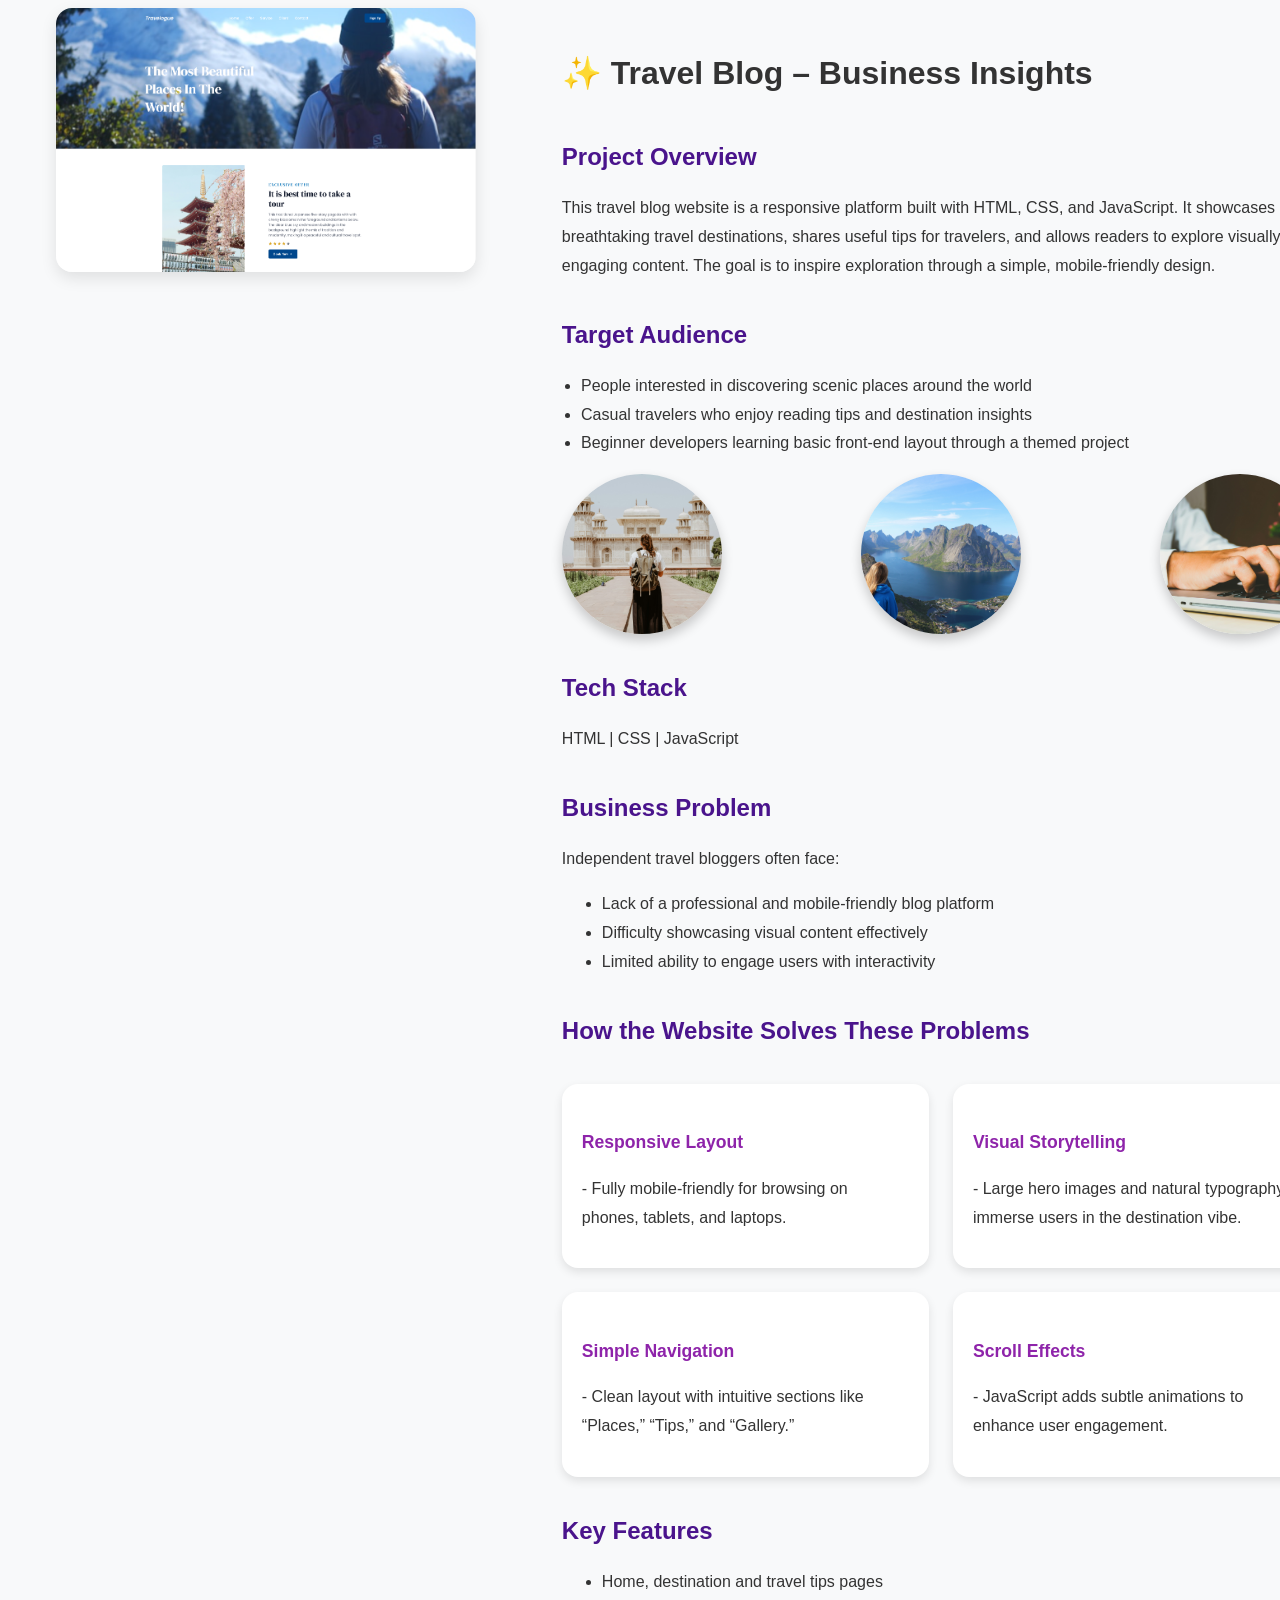
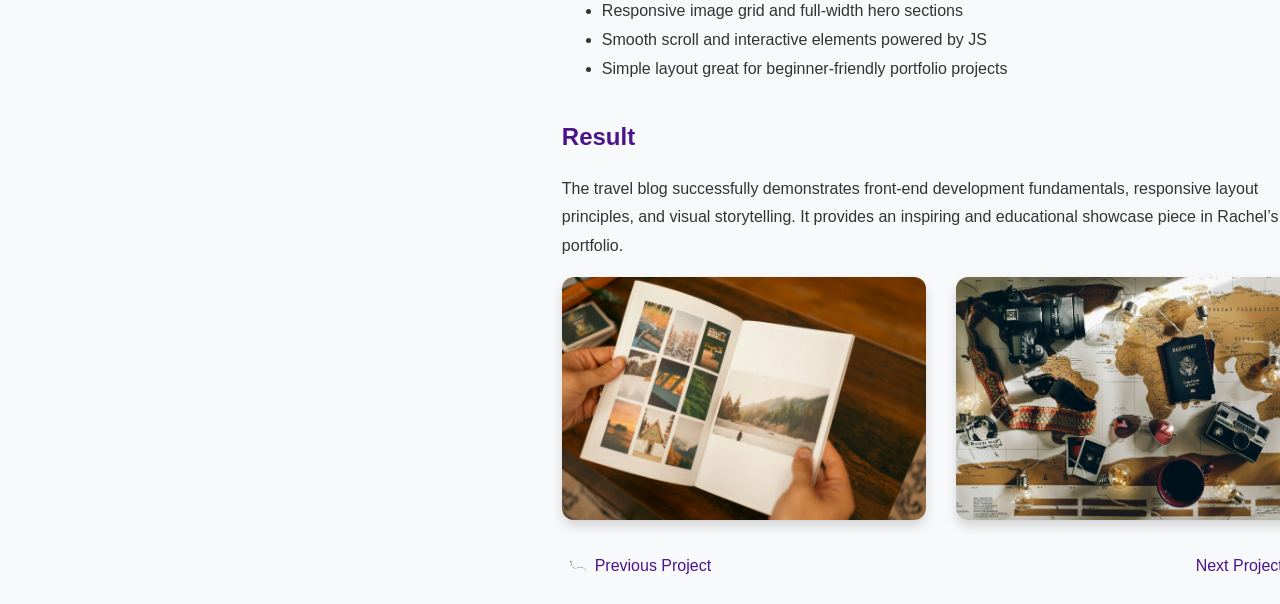
<file: business-travelblog.html>
<!-- business-peakpets.html -->
<!DOCTYPE html>
<html lang="en">
<head>
  <meta charset="UTF-8">
  <title>Travel Blog – Business Insights</title>
  <link rel="stylesheet"  href="insights.css">
</head>
<body>
  <div class="body-div">

    <div class="img-div">
      <img src="assets/project-img/4.png" alt="Peak-pets img">
    </div>

    <div class="content-container">

      <h1>✨ Travel Blog – Business Insights</h1>
      <!-- <img src="assets/project-img/1.png" alt="Peak-pets img" class="hero-img"> -->
      <h2>Project Overview</h2>
      <p>
        This travel blog website is a responsive platform built with HTML, CSS, and JavaScript. It showcases breathtaking travel destinations, shares useful tips for travelers, and allows readers to explore visually engaging content. The goal is to inspire exploration through a simple, mobile-friendly design.
      </p>
      <div class="audience-section">
        <h2>Target Audience</h2>
        <ul>
          <li>People interested in discovering scenic places around the world</li>
          <li>Casual travelers who enjoy reading tips and destination insights</li>
          <li>Beginner developers learning basic front-end layout through a themed project</li>
        </ul>
        <div class="audience-pic">
          <img src="assets/traveller.jpg" alt="">
          <img src="assets/interested-traveller.jpg" alt="">
          <img src="assets/search-online.jpg" alt="">
        </div>
      </div>

      <h2>Tech Stack</h2>
      <p>HTML | CSS | JavaScript</p>
      <h2>Business Problem</h2>
      <p>Independent travel bloggers often face:</p>
      <ul>
        <li>Lack of a professional and mobile-friendly blog platform</li>
        <li>Difficulty showcasing visual content effectively</li>
        <li>Limited ability to engage users with interactivity</li>
      </ul>
      <div class="help-container">
        <h2> How the Website Solves These Problems</h2>
        <div class="help-center">

          <div class="help-card">
            <div class="help-grid">
              <h4>Responsive Layout</h4>
              <p>- Fully mobile-friendly for browsing on phones, tablets, and laptops.</p>
            </div>
          </div>

          <div class="help-card">
            <div class="help-grid">
              <h4>Visual Storytelling</h4>
              <p>- Large hero images and natural typography immerse users in the destination vibe.</p>
            </div>
          </div>

          <div class="help-card">
            <div class="help-grid">
              <h4>Simple Navigation</h4>
              <p>- Clean layout with intuitive sections like “Places,” “Tips,” and “Gallery.”</p>
            </div>
          </div>

          <div class="help-card">
            <div class="help-grid">
              <h4>Scroll Effects</h4>
              <p>- JavaScript adds subtle animations to enhance user engagement.</p>
            </div>

          </div>

        </div>
      </div>

      <h2> Key Features</h2>
      <ul>
        <li>Home, destination and travel tips pages</li>
        <li>Responsive image grid and full-width hero sections</li>
        <li>Smooth scroll and interactive elements powered by JS</li>
        <li>Simple layout great for beginner-friendly portfolio projects</li>
      </ul>

      <div class="result-section">
          <h2>Result</h2>
          <p>
            The travel blog successfully demonstrates front-end development fundamentals, responsive layout principles, and visual storytelling. It provides an inspiring and educational showcase piece in Rachel’s portfolio.
          </p>

          <div class="result-gallery">
            <img src="assets/visual storytelling.jpg" alt="Result Image 1" />
            <img src="assets/charlotte-noelle-98WPMlTl5xo-unsplash.jpg" alt="Result Image 2" />
          </div>
      </div>
      <div class="back-div">
        <a href="index.html"><span><img src="assets/arrow-left.png" alt=""></span>Previous Project</a>
        <a href="index.html"> Next Project <span><img src="assets/arrow-right.png" alt=""></span></a>
      </div>


    </div>

  </div>

</body>
</html>
</file>
<file: style.css>
/* ==========================================================
   Rachel Hu — Portfolio styles
   Replaces both style.css and mediaqueries.css
   ========================================================== */

/* ---------- Design tokens ---------- */
:root {
  --text: #111;
  --text-muted: #555;
  --text-subtle: #666;
  --bg: #fff;
  --bg-tint: #fafafa;
  --bg-soft: #f4f4f4;
  --border: rgba(0, 0, 0, 0.1);
  --border-soft: rgba(0, 0, 0, 0.06);
  --shadow: 0 10px 26px rgba(0, 0, 0, 0.06);
  --shadow-hover: 0 14px 32px rgba(0, 0, 0, 0.09);
  --error: #b42318;
  --error-bg: #fef3f2;
  --success: #067647;
  --success-bg: #ecfdf3;
  --radius-lg: 22px;
  --radius-md: 16px;
  --radius-sm: 12px;
  --nav-height: 72px;
  --container: 1120px;
}

/* ---------- Base ---------- */
*,
*::before,
*::after {
  box-sizing: border-box;
}

html {
  scroll-behavior: smooth;
  /* Keeps section titles visible below the sticky nav when jumping to #anchors */
  scroll-padding-top: var(--nav-height);
}

body {
  margin: 0;
  font-family: "Helvetica Neue", Helvetica, Arial, sans-serif;
  background: var(--bg);
  color: var(--text);
  line-height: 1.7;
  -webkit-font-smoothing: antialiased;
}

img {
  display: block;
  max-width: 100%;
}

a {
  color: inherit;
}

:focus-visible {
  outline: 2px solid var(--text);
  outline-offset: 3px;
}

.skip-link {
  position: absolute;
  left: 1rem;
  top: -100px;
  z-index: 100;
  padding: 0.6rem 1rem;
  border-radius: var(--radius-sm);
  background: var(--text);
  color: #fff;
  text-decoration: none;
  font-weight: 600;
}

.skip-link:focus {
  top: 1rem;
}

/* ---------- Layout ---------- */
.container {
  width: min(var(--container), 92%);
  margin: 0 auto;
}

.section {
  padding: 5.5rem 0;
}

.section--tinted {
  background: var(--bg-tint);
}

.eyebrow {
  margin: 0;
  font-size: 1rem;
  color: var(--text-muted);
}

.title {
  margin: 0.35rem 0 0;
  font-size: 3rem;
  line-height: 1.1;
}

.section-intro {
  max-width: 640px;
  margin: 0.9rem 0 0;
  line-height: 1.6;
  color: var(--text-muted);
}

/* ---------- Buttons ---------- */
.btn {
  display: inline-flex;
  align-items: center;
  justify-content: center;
  padding: 0.7rem 1.25rem;
  border: 1px solid rgba(0, 0, 0, 0.18);
  border-radius: 999px;
  background: var(--bg);
  color: var(--text);
  font: inherit;
  font-weight: 600;
  font-size: 0.95rem;
  line-height: 1.2;
  text-decoration: none;
  cursor: pointer;
  transition: background 0.2s ease, color 0.2s ease, transform 0.2s ease;
}

.btn:hover {
  transform: translateY(-1px);
}

.btn-color-1 {
  background: var(--text);
  border-color: var(--text);
  color: #fff;
}

.btn-color-1:hover {
  background: #333;
}

.btn-color-2 {
  background: var(--bg);
  color: var(--text);
}

.btn-color-2:hover {
  background: var(--bg-soft);
}

/* ==========================================================
   Navigation
   ========================================================== */
.site-header {
  position: sticky;
  top: 0;
  z-index: 30;
  background: rgba(255, 255, 255, 0.92);
  backdrop-filter: blur(10px);
  -webkit-backdrop-filter: blur(10px);
  border-bottom: 1px solid var(--border-soft);
}

.logo {
  font-size: 1.35rem;
  font-weight: 700;
  letter-spacing: 0.2px;
  color: var(--text);
  text-decoration: none;
}

/* Desktop */
#desktop-nav {
  display: flex;
  justify-content: space-between;
  align-items: center;
  height: var(--nav-height);
  padding: 0 4%;
}

.nav-links {
  display: flex;
  gap: 1.75rem;
  margin: 0;
  padding: 0;
  list-style: none;
}

.nav-links a {
  position: relative;
  color: var(--text);
  font-size: 1.05rem;
  font-weight: 500;
  text-decoration: none;
  opacity: 0.75;
  transition: opacity 0.2s ease;
}

.nav-links a:hover,
.nav-links a.is-active {
  opacity: 1;
}

/* Underline for the section currently in view */
.nav-links a.is-active::after {
  content: "";
  position: absolute;
  left: 0;
  right: 0;
  bottom: -6px;
  height: 2px;
  border-radius: 2px;
  background: var(--text);
}

/* Mobile */
#hamburger-nav {
  display: none;
  padding: 0 4%;
}

.hamburger-bar {
  display: flex;
  justify-content: space-between;
  align-items: center;
  height: 64px;
}

#hamburger-nav .logo {
  font-size: 1.15rem;
}

.hamburger-icon {
  display: grid;
  gap: 6px;
  padding: 8px;
  border: 0;
  background: transparent;
  cursor: pointer;
}

.hamburger-icon span {
  display: block;
  width: 24px;
  height: 2px;
  border-radius: 999px;
  background: var(--text);
  transition: transform 0.25s ease, opacity 0.2s ease;
}

/* Animate into an X when open */
.hamburger-icon.open span:nth-child(1) {
  transform: translateY(8px) rotate(45deg);
}

.hamburger-icon.open span:nth-child(2) {
  opacity: 0;
}

.hamburger-icon.open span:nth-child(3) {
  transform: translateY(-8px) rotate(-45deg);
}

.menu-links {
  display: none;
  margin: 0;
  padding: 0 0 1rem;
  list-style: none;
}

.menu-links[data-state="open"] {
  display: grid;
  gap: 0.25rem;
}

.menu-links a {
  display: block;
  padding: 0.6rem 0;
  color: var(--text);
  font-size: 1.05rem;
  font-weight: 500;
  text-decoration: none;
  border-bottom: 1px solid var(--border-soft);
}

/* ==========================================================
   Hero
   ========================================================== */
.hero {
  padding-top: 4.5rem;
}

.hero-grid {
  display: grid;
  grid-template-columns: 400px 1fr;
  align-items: center;
  gap: 3.5rem;
}

.hero-pic img {
  width: 340px;
  height: 340px;
  margin: 0 auto;
  border-radius: 50%;
  object-fit: cover;
  box-shadow: var(--shadow);
}

.hero-name {
  margin: 0.25rem 0 0.15rem;
  font-size: 3.4rem;
  line-height: 1.1;
}

.hero-role {
  margin: 0 0 0.9rem;
  font-size: 1.35rem;
  font-weight: 700;
}

.hero-summary {
  max-width: 58ch;
  margin: 0 0 0.6rem;
  color: #333;
}

.btn-container {
  display: flex;
  flex-wrap: wrap;
  gap: 0.8rem;
  margin: 1.4rem 0 1.1rem;
}

.social-row {
  display: flex;
  align-items: center;
  gap: 0.75rem;
}

.social-icon {
  display: grid;
  place-items: center;
  width: 44px;
  height: 44px;
  border: 1px solid rgba(0, 0, 0, 0.12);
  border-radius: 999px;
  transition: transform 0.2s ease, background 0.2s ease;
}

.social-icon:hover {
  transform: translateY(-2px);
  background: var(--bg-soft);
}

.social-icon img {
  width: 20px;
  height: 20px;
}

/* ==========================================================
   Projects
   ========================================================== */
.projects-container {
  display: grid;
  grid-template-columns: repeat(2, 1fr);
  gap: 1.5rem;
  margin-top: 2.5rem;
}

.project-card {
  display: flex;
  flex-direction: column;
  height: 100%;
  padding: 1.2rem;
  border: 1px solid var(--border);
  border-radius: var(--radius-lg);
  background: var(--bg);
  box-shadow: var(--shadow);
  transition: box-shadow 0.25s ease, transform 0.25s ease;
}

.project-card:hover {
  transform: translateY(-3px);
  box-shadow: var(--shadow-hover);
}

.project-img {
  width: 100%;
  aspect-ratio: 16 / 10;
  object-fit: cover;
  object-position: top;
  margin-bottom: 1.1rem;
  border: 1px solid var(--border-soft);
  border-radius: var(--radius-md);
}

.project-body {
  display: flex;
  flex-direction: column;
}

.project-card h3 {
  margin: 0 0 0.3rem;
  font-size: 1.35rem;
}

.project-meta {
  margin: 0 0 0.75rem;
  font-size: 0.85rem;
  font-weight: 600;
  color: var(--text-subtle);
}

.project-description {
  margin: 0 0 0.85rem;
  line-height: 1.6;
  color: #333;
}

.project-highlights {
  margin: 0 0 1rem;
  padding-left: 1.1rem;
  line-height: 1.55;
  color: #333;
}

.project-highlights li {
  margin-bottom: 0.4rem;
}

.tech-stack {
  margin: 0 0 1.25rem;
  font-size: 0.92rem;
  line-height: 1.6;
  color: var(--text-muted);
}

.tech-stack b {
  color: var(--text);
}

/* Actions pinned to the bottom so all cards line up */
.project-actions {
  display: flex;
  flex-direction: column;
  align-items: center;
  gap: 0.9rem;
  margin-top: auto;
  padding-top: 0.25rem;
}

.btn-row {
  display: flex;
  justify-content: center;
  align-items: center;
  gap: 14px;
  width: 100%;
}

.btn-row .btn {
  min-width: 120px;
  white-space: nowrap;
}

.detail-link {
  display: inline-flex;
  align-items: center;
  gap: 0.35rem;
  padding: 0.35rem 0.5rem;
  color: var(--text);
  font-size: 0.95rem;
  font-weight: 600;
  text-decoration: underline;
  text-decoration-color: rgba(0, 0, 0, 0.3);
  text-underline-offset: 4px;
  transition: text-decoration-color 0.2s ease;
}

.detail-link:hover {
  text-decoration-color: var(--text);
}

.hidden-project {
  display: none;
}

.load-more-container {
  grid-column: 1 / -1;
  display: flex;
  justify-content: center;
  margin-top: 1rem;
}

#load-more-btn {
  display: inline-flex;
  align-items: center;
  gap: 0.4rem;
  padding: 14px 34px;
  border: none;
  border-radius: 28px;
  background: #e8e8e8;
  color: var(--text);
  font: inherit;
  font-size: 15px;
  font-weight: 600;
  cursor: pointer;
  transition: background 0.25s ease, color 0.25s ease, transform 0.25s ease, box-shadow 0.25s ease;
}

#load-more-btn:hover,
#load-more-btn:focus-visible {
  background: var(--text);
  color: #fff;
  transform: translateY(-2px);
  box-shadow: 0 6px 18px rgba(0, 0, 0, 0.2);
}

#load-more-btn:active {
  transform: scale(0.97);
}

/* ==========================================================
   Skills
   ========================================================== */
.skills__grid {
  display: grid;
  grid-template-columns: repeat(2, 1fr);
  gap: 1.25rem;
  margin-top: 2.5rem;
}

.skills__card {
  padding: 1.75rem 1.5rem;
  border: 1px solid var(--border);
  border-radius: var(--radius-lg);
  background: var(--bg);
}

.skills__card-title {
  margin: 0 0 0.6rem;
  font-size: 1.25rem;
}

.skills__card-desc {
  margin: 0 0 1.25rem;
  font-size: 0.95rem;
  line-height: 1.6;
  color: var(--text-muted);
}

.skills__list {
  display: grid;
  grid-template-columns: repeat(2, 1fr);
  gap: 1rem 1.25rem;
  margin: 0;
  padding: 0;
  list-style: none;
}

.skills__list li {
  position: relative;
  padding-left: 1.85rem;
  font-weight: 600;
  line-height: 1.4;
}

.skills__list li::before {
  content: "";
  position: absolute;
  left: 0;
  top: 0.1rem;
  width: 1.1rem;
  height: 1.1rem;
  background: url("data:image/svg+xml,%3Csvg xmlns='http://www.w3.org/2000/svg' viewBox='0 0 24 24'%3E%3Ccircle cx='12' cy='12' r='12' fill='%23111'/%3E%3Cpath d='M7 12.5l3.2 3.2L17 9' fill='none' stroke='%23fff' stroke-width='2.4' stroke-linecap='round' stroke-linejoin='round'/%3E%3C/svg%3E") no-repeat center / contain;
}

.skills__certs {
  display: grid;
  gap: 0.75rem;
  margin: 0;
  padding: 0;
  list-style: none;
}

.skills__cert {
  display: flex;
  justify-content: space-between;
  align-items: center;
  gap: 1rem;
  padding: 0.75rem 1rem;
  border-radius: 0.9rem;
  background: var(--bg-tint);
}

.skills__cert-name {
  display: block;
  font-weight: 600;
  line-height: 1.35;
}

.skills__cert-issuer {
  display: block;
  font-size: 0.85rem;
  color: var(--text-muted);
}

.skills__cert-link {
  flex-shrink: 0;
  color: var(--text);
  font-size: 0.85rem;
  font-weight: 600;
  text-decoration: underline;
  text-underline-offset: 3px;
}

.skills__cert-link:hover {
  color: var(--text-muted);
}

/* IT Support: deliberately lighter than the main cards */
.skills__support {
  margin-top: 1.25rem;
  padding: 1.1rem 1.5rem;
  border: 1px dashed rgba(0, 0, 0, 0.15);
  border-radius: 1.25rem;
}

.skills__support-title {
  margin: 0 0 0.35rem;
  font-size: 1rem;
}

.skills__support-text {
  margin: 0;
  font-size: 0.95rem;
  line-height: 1.6;
  color: var(--text-muted);
}

/* ==========================================================
   About
   ========================================================== */
.about-layout {
  display: grid;
  grid-template-columns: 340px 1fr;
  gap: 2.75rem;
  align-items: start;
  margin-top: 2.5rem;
}

.about-cards {
  display: grid;
  gap: 1rem;
}

.details-container {
  padding: 1.25rem;
  border: 1px solid var(--border);
  border-radius: 18px;
  background: var(--bg);
}

.details-icon {
  width: 36px;
  height: 36px;
  object-fit: contain;
  margin-bottom: 0.5rem;
}

.details-container h3 {
  margin: 0 0 0.25rem;
  font-size: 1.1rem;
}

.details-container p {
  margin: 0;
  line-height: 1.6;
  color: var(--text-muted);
}

.about-text p {
  max-width: 68ch;
  margin: 0 0 1.1rem;
  color: #333;
}

.about-text p:last-child {
  margin-bottom: 0;
}

/* ==========================================================
   Contact
   ========================================================== */
.contact-container {
  display: grid;
  grid-template-columns: 1fr 1.25fr;
  gap: 28px;
  align-items: start;
  margin-top: 2.5rem;
}

.contact-info,
.contact-form {
  padding: 24px;
  border: 1px solid var(--border-soft);
  border-radius: 18px;
  background: var(--bg);
  box-shadow: var(--shadow);
}

.contact-info {
  display: grid;
  gap: 12px;
}

.contact-item {
  display: flex;
  align-items: center;
  gap: 14px;
  padding: 14px 16px;
  border: 1px solid var(--border-soft);
  border-radius: 14px;
  background: var(--bg-tint);
  color: var(--text);
  text-decoration: none;
  transition: background 0.2s ease, border-color 0.2s ease;
}

.contact-item:hover {
  background: #f1f1f1;
  border-color: rgba(0, 0, 0, 0.15);
}

.contact-icon {
  flex: 0 0 32px;
  width: 32px;
  height: 32px;
  object-fit: contain;
}

.contact-text {
  display: flex;
  flex-direction: column;
  min-width: 0;
}

.contact-label {
  font-size: 0.8rem;
  color: var(--text-subtle);
}

.contact-value {
  font-size: 0.95rem;
  font-weight: 600;
  overflow-wrap: anywhere;
}

.contact-location {
  margin: 4px 0 0;
  font-size: 0.9rem;
  color: var(--text-subtle);
  text-align: center;
}

.contact-form {
  display: grid;
  gap: 14px;
}

.contact-form__title {
  margin: 0;
  font-size: 1.1rem;
}

.form-field {
  display: grid;
  gap: 6px;
}

.form-field label {
  font-size: 0.9rem;
  font-weight: 600;
}

.form-field input,
.form-field textarea {
  width: 100%;
  padding: 12px 14px;
  border: 1px solid rgba(0, 0, 0, 0.14);
  border-radius: var(--radius-sm);
  background: var(--bg);
  color: var(--text);
  font: inherit;
  font-size: 0.95rem;
  line-height: 1.5;
  transition: border-color 0.2s ease, box-shadow 0.2s ease;
}

.form-field textarea {
  min-height: 140px;
  resize: vertical;
}

.form-field input:focus,
.form-field textarea:focus {
  outline: none;
  border-color: var(--text);
  box-shadow: 0 0 0 3px rgba(0, 0, 0, 0.08);
}

.form-field [aria-invalid="true"] {
  border-color: var(--error);
}

.form-error {
  margin: 0;
  font-size: 0.82rem;
  color: var(--error);
}

.form-error:empty {
  display: none;
}

.form-honeypot {
  position: absolute;
  left: -9999px;
  width: 1px;
  height: 1px;
  opacity: 0;
}

.contact-submit {
  width: fit-content;
  padding: 10px 22px;
}

.contact-submit:disabled {
  opacity: 0.6;
  cursor: wait;
}

.form-status {
  margin: 0;
  font-size: 0.9rem;
  line-height: 1.5;
}

.form-status:empty {
  display: none;
}

.form-status.is-success {
  padding: 10px 14px;
  border-radius: var(--radius-sm);
  background: var(--success-bg);
  color: var(--success);
}

.form-status.is-error {
  padding: 10px 14px;
  border-radius: var(--radius-sm);
  background: var(--error-bg);
  color: var(--error);
}

/* ==========================================================
   Voice Navigation
   ========================================================== */
.voice-widget {
  position: fixed;
  right: 18px;
  bottom: 18px;
  z-index: 40;
  display: flex;
  flex-direction: column;
  align-items: flex-end;
  gap: 10px;
}

.voice-toggle {
  display: inline-flex;
  align-items: center;
  gap: 6px;
  padding: 10px 16px;
  border: 0;
  border-radius: 999px;
  background: var(--text);
  color: #fff;
  font: inherit;
  font-size: 0.9rem;
  font-weight: 600;
  cursor: pointer;
  box-shadow: 0 8px 22px rgba(0, 0, 0, 0.22);
  transition: transform 0.2s ease;
}

.voice-toggle:hover {
  transform: translateY(-2px);
}

.voice-panel {
  width: 270px;
  padding: 14px 16px 16px;
  border-radius: 18px;
  background: var(--text);
  color: #fff;
  box-shadow: 0 18px 40px rgba(0, 0, 0, 0.25);
}

.voice-panel[hidden],
.voice-listen[hidden] {
  display: none;
}

.voice-panel__header {
  display: flex;
  justify-content: space-between;
  align-items: center;
}

.voice-panel__title {
  margin: 0;
  font-size: 0.95rem;
}

.voice-close {
  width: 28px;
  height: 28px;
  border: 0;
  border-radius: 50%;
  background: transparent;
  color: #fff;
  font-size: 1.2rem;
  line-height: 1;
  cursor: pointer;
}

.voice-close:hover {
  background: rgba(255, 255, 255, 0.12);
}

.voice-panel__hint {
  margin: 8px 0 12px;
  font-size: 0.85rem;
  line-height: 1.5;
  opacity: 0.85;
}

.voice-listen {
  width: 100%;
  padding: 9px 12px;
  border: 0;
  border-radius: 999px;
  background: #fff;
  color: var(--text);
  font: inherit;
  font-size: 0.9rem;
  font-weight: 700;
  cursor: pointer;
}

.voice-listen.is-listening {
  background: #f04438;
  color: #fff;
}

.voice-status {
  margin: 10px 0 0;
  font-size: 0.85rem;
  line-height: 1.5;
  opacity: 0.9;
}

.voice-status:empty {
  display: none;
}

.voice-toggle:focus-visible,
.voice-close:focus-visible,
.voice-listen:focus-visible {
  outline-color: #fff;
  outline-offset: 2px;
}

/* ==========================================================
   Footer
   ========================================================== */
.site-footer {
  padding: 2rem 1rem 5rem; /* extra bottom space so the Voice button never covers the links */
  border-top: 1px solid var(--border-soft);
  color: var(--text-muted);
  font-size: 0.9rem;
  text-align: center;
}

.footer-copy {
  margin: 0 0 6px;
}

.footer-links {
  display: inline-flex;
  align-items: center;
  gap: 8px;
}

.footer-links a {
  color: var(--text);
  text-decoration: none;
}

.footer-links a:hover {
  text-decoration: underline;
}

/* ==========================================================
   Responsive
   ========================================================== */
@media (max-width: 1024px) {
  .hero-grid {
    grid-template-columns: 320px 1fr;
    gap: 2.5rem;
  }

  .hero-pic img {
    width: 280px;
    height: 280px;
  }

  .about-layout {
    grid-template-columns: 280px 1fr;
    gap: 2rem;
  }
}

@media (max-width: 900px) {
  /* Swap desktop nav for hamburger */
  #desktop-nav {
    display: none;
  }

  #hamburger-nav {
    display: block;
  }

  :root {
    --nav-height: 64px;
  }

  .section {
    padding: 4rem 0;
  }

  .title {
    font-size: 2.25rem;
  }

  .hero {
    padding-top: 3rem;
  }

  .hero-grid {
    grid-template-columns: 1fr;
    gap: 2rem;
    text-align: center;
  }

  .hero-pic img {
    width: 220px;
    height: 220px;
  }

  .hero-name {
    font-size: 2.6rem;
  }

  .hero-summary {
    margin-left: auto;
    margin-right: auto;
  }

  .btn-container,
  .social-row {
    justify-content: center;
  }

  .projects-container,
  .skills__grid,
  .contact-container,
  .about-layout {
    grid-template-columns: 1fr;
  }

  .about-cards {
    grid-template-columns: 1fr 1fr;
  }
}

@media (max-width: 560px) {
  .about-cards {
    grid-template-columns: 1fr;
  }

  .btn-container .btn {
    flex: 1 1 100%;
  }

  .btn-row {
    flex-direction: column;
    gap: 10px;
  }

  .btn-row .btn {
    width: 100%;
  }

  .contact-info,
  .contact-form {
    padding: 18px;
  }

  .contact-submit {
    width: 100%;
  }

  .skills__cert {
    flex-direction: column;
    align-items: flex-start;
    gap: 0.35rem;
  }

  .voice-widget {
    right: 12px;
    bottom: 12px;
  }

  .voice-panel {
    width: min(270px, calc(100vw - 24px));
  }
}

@media (max-width: 380px) {
  .skills__list {
    grid-template-columns: 1fr;
  }
}

/* Respect reduced-motion settings */
@media (prefers-reduced-motion: reduce) {
  html {
    scroll-behavior: auto;
  }

  *,
  *::before,
  *::after {
    transition: none !important;
  }

  .btn:hover,
  .project-card:hover,
  .social-icon:hover,
  .voice-toggle:hover,
  #load-more-btn:hover {
    transform: none;
  }
}
</file>
<file: insights.css>
/* ---------- General ---------- */
body {
  font-family: "Poppins", sans-serif;
  box-sizing: border-box;
  background-color: #f8f9fa;
  color: #333;
  font-size: 16px;
  line-height: 1.8;
}

/* ---------- Layout ---------- */
.body-div {
  display: flex;
  max-width: 1280px;
  width: 100%;
  margin: 0 auto;
  gap: 2rem;
  padding: 0 3rem;
  align-items: flex-start;
}

.img-div {
  width: 50%;
  display: grid;
  gap: 2rem;
}

.img-div img {
  width: 100%;
  border-radius: 16px;
  max-width: 420px;
  box-shadow: 0 6px 16px rgba(0, 0, 0, 0.1);
}

.content-container {
  width: 80%;
  padding: 1rem 0;
}

/* ---------- Headings ---------- */
h1 {
  font-size: 2rem;
  margin-bottom: 1rem;
}

h2 {
  font-size: 1.5rem;
  margin-top: 2rem;
  margin-bottom: 1rem;
  color: #4a148c;
}

/* ---------- Audience Section ---------- */
.audience-section ul {
  padding-left: 1.2rem;
  margin-bottom: 1rem;
}

.audience-pic {
  display: flex;
  justify-content: space-between;
  gap: 1rem;
}

.audience-pic img {
  width: 100%;
  max-width: 160px;
  aspect-ratio: 1 / 1;
  object-fit: cover;
  border-radius: 50%;
  box-shadow: 0 6px 12px rgba(0, 0, 0, 0.2);
}

/* ---------- System Architecture ---------- */

.architecture-section {
  margin-top: 2rem;
}

.architecture-grid {
  display: grid;
  grid-template-columns: repeat(auto-fit, minmax(240px, 1fr));
  gap: 24px;
  margin-top: 1rem;
}

.architecture-card {
  background: #ffffff;
  border-radius: 16px;
  padding: 20px;
  box-shadow: 0 4px 10px rgba(0, 0, 0, 0.08);
}

.architecture-card h4 {
  color: #8e24aa;
  margin-bottom: 0.5rem;
  font-size: 1.1rem;
}

.architecture-card p {
  font-size: 0.95rem;
  line-height: 1.6;
}

/* ---------- AI Processing Pipeline ---------- */

.pipeline-section {
  margin-top: 2rem;
}

.pipeline {
  display: flex;
  flex-direction: column;
  align-items: center;
  margin-top: 1rem;
}

.pipeline-step {
  background: white;
  padding: 14px 20px;
  border-radius: 12px;
  width: 260px;
  text-align: center;
  font-weight: 500;
  box-shadow: 0 4px 10px rgba(0, 0, 0, 0.08);
}

.pipeline-arrow {
  font-size: 1.2rem;
  margin: 8px 0;
  color: #8e24aa;
}

/* ---------- Help Cards ---------- */
.help-center {
  display: grid;
  grid-template-columns: repeat(auto-fit, minmax(250px, 1fr));
  gap: 24px;
  padding-top: 1rem;
}

.help-card {
  background-color: #ffffff;
  border-radius: 16px;
  box-shadow: 0 4px 10px rgba(0, 0, 0, 0.1);
  padding: 20px;
  transition: transform 0.3s ease;
}

.help-card:hover {
  transform: translateY(-4px);
}

.help-card h4 {
  color: #8e24aa;
  font-size: 1.1rem;
  margin-bottom: 0.5rem;
}

/* ---------- Result Section ---------- */
.result-gallery {
  display: flex;
  justify-content: space-between;
  gap: 1rem;
  margin-top: 1rem;
}

.result-gallery img {
  width: 48%;
  border-radius: 12px;
  box-shadow: 0 6px 12px rgba(0, 0, 0, 0.15);
}

/* ---------- Navigation Links ---------- */
.back-div {
  display: flex;
  justify-content: space-between;
  margin-top: 2rem;
  font-weight: 500;
}

.back-div a {
  text-decoration: none;
  color: #4a148c;
  transition: color 0.2s ease;
}

.back-div a:hover {
  color: #7b1fa2;
}

.back-div span img {
  width: 20px;
  vertical-align: middle;
  margin: 0 0.4rem;
}
</file>
